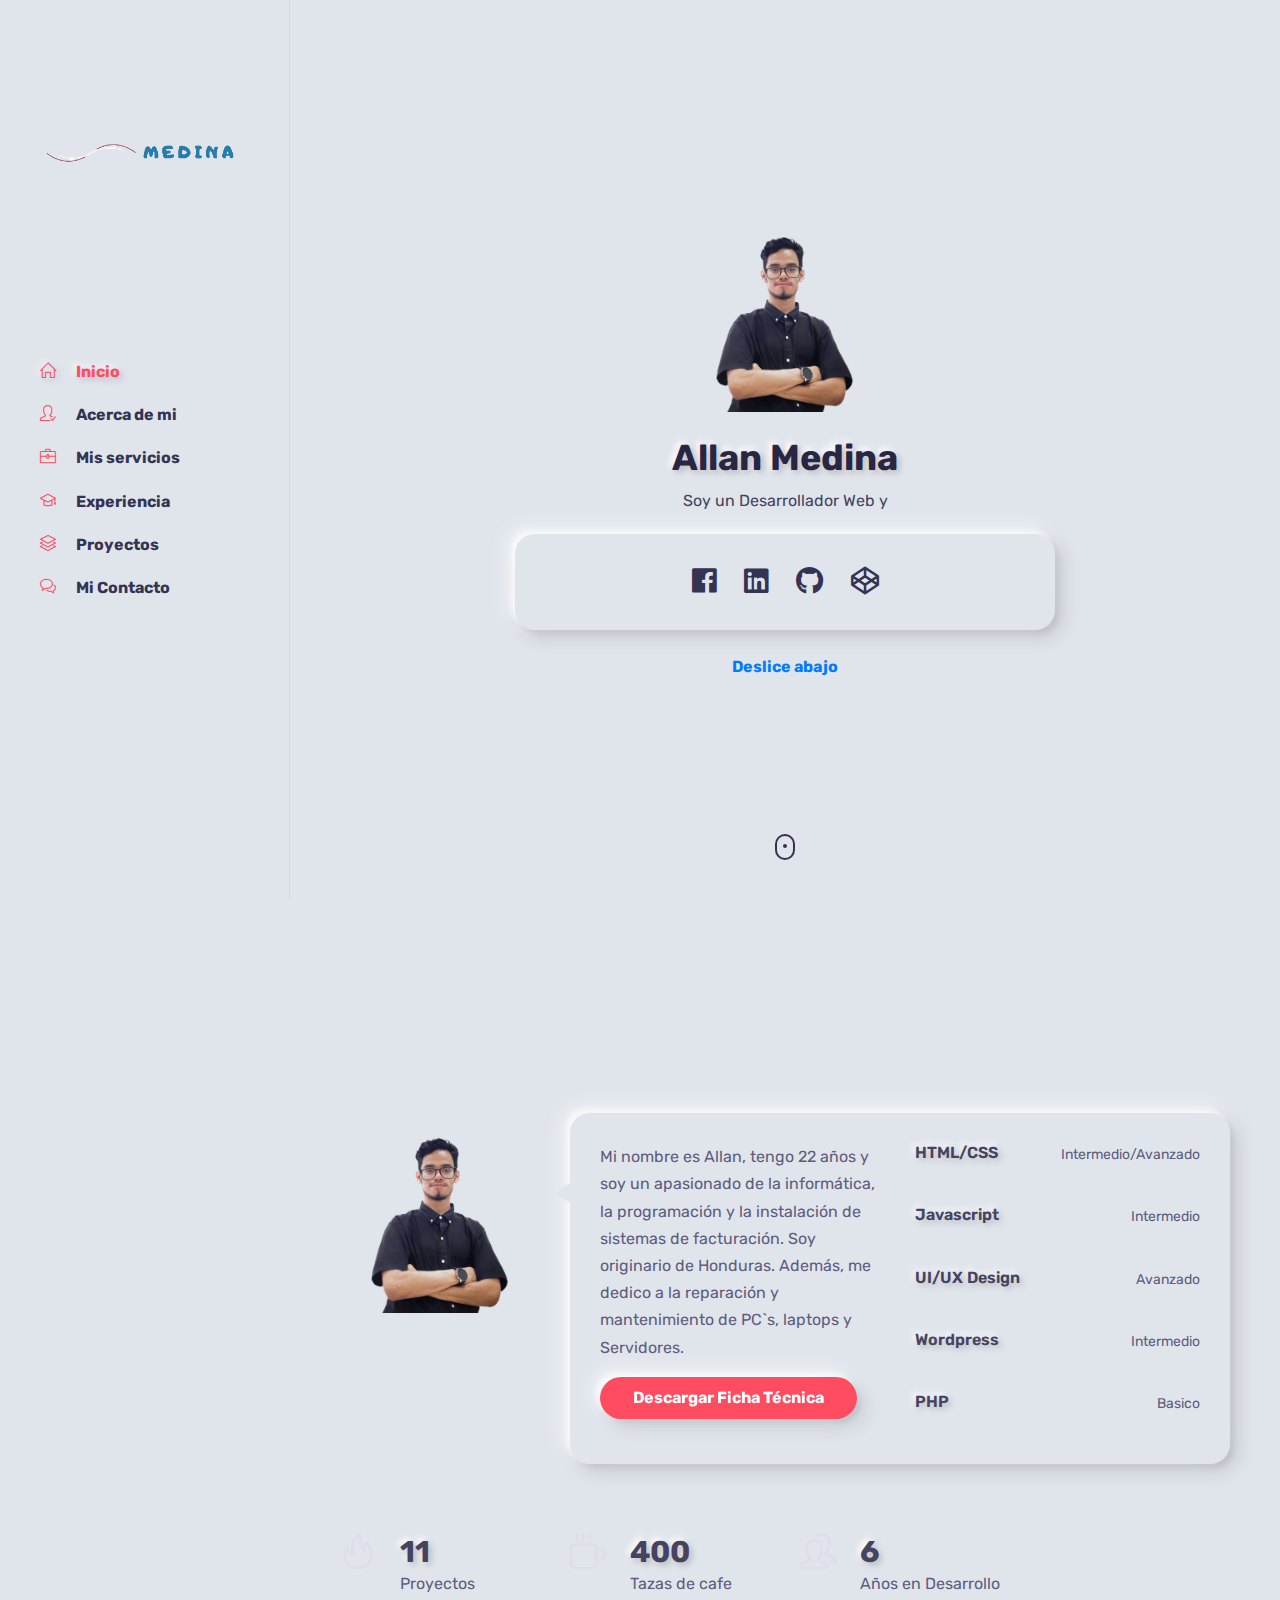
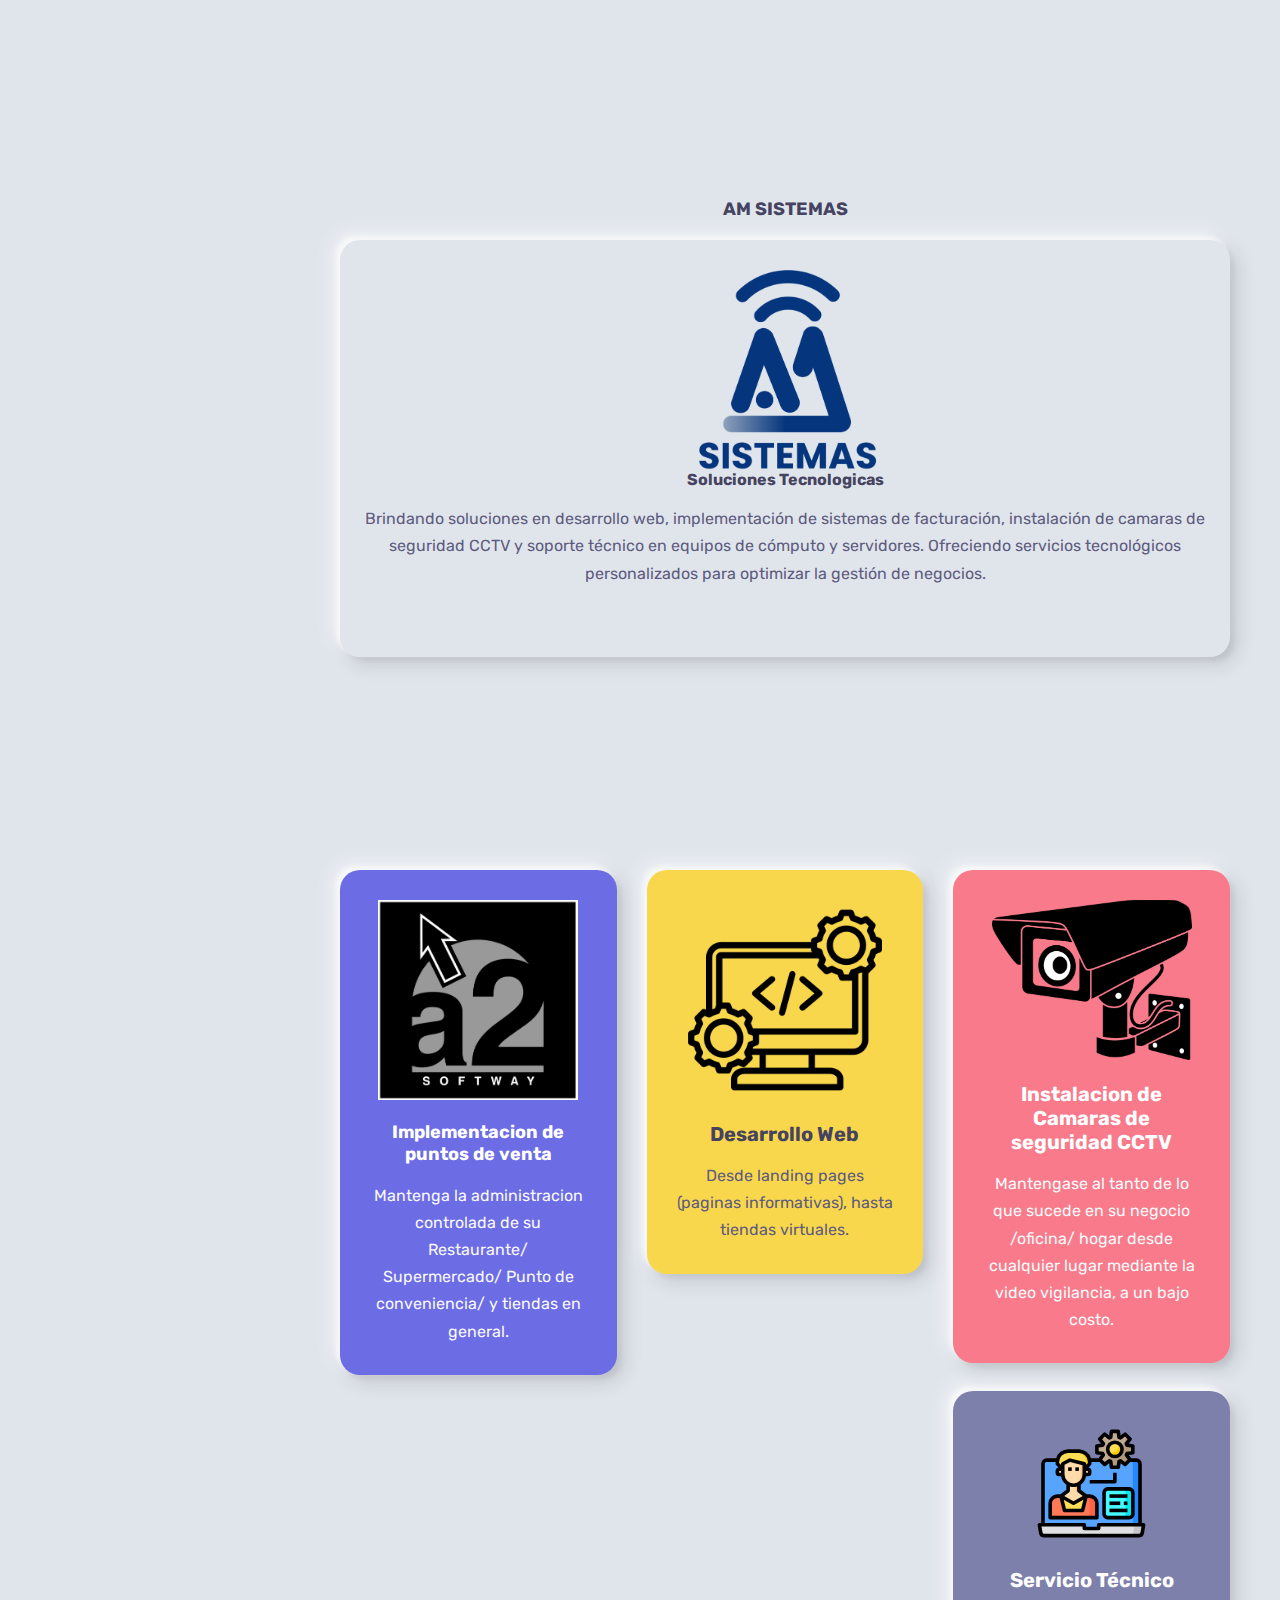
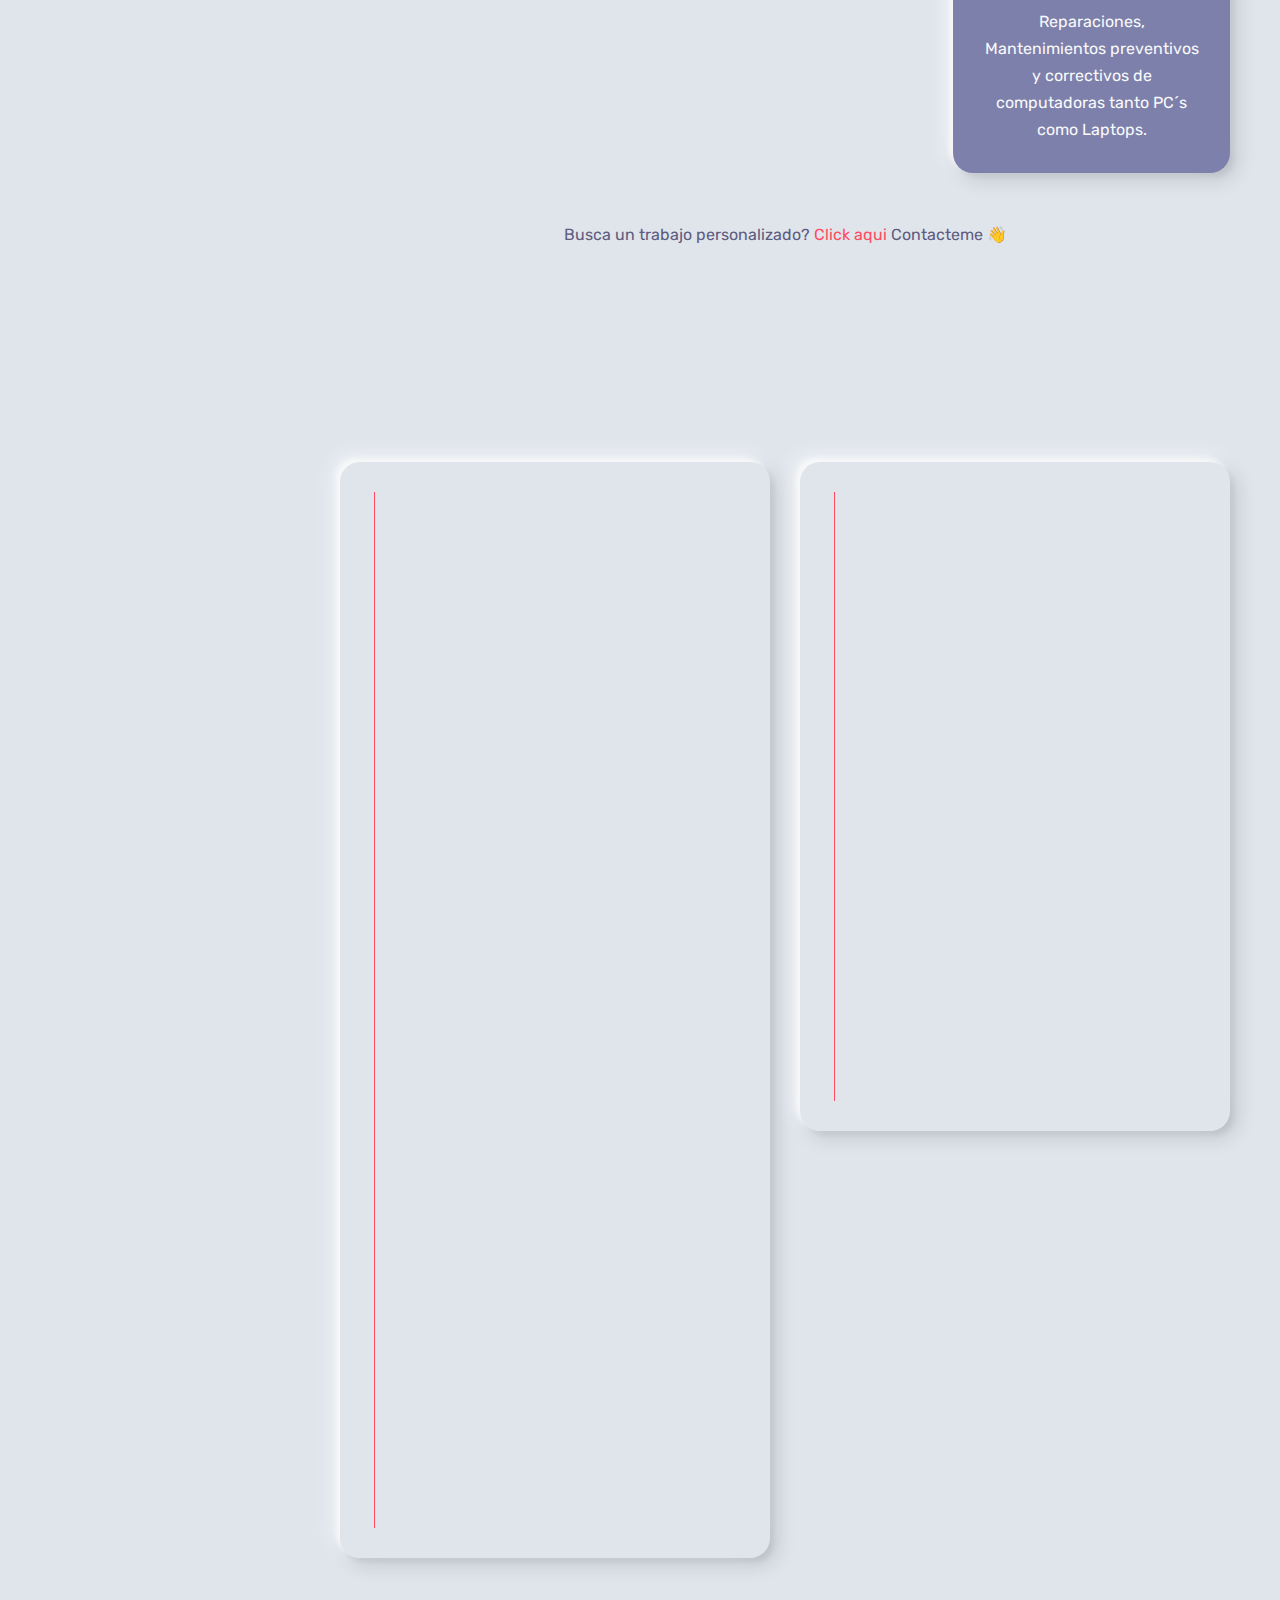
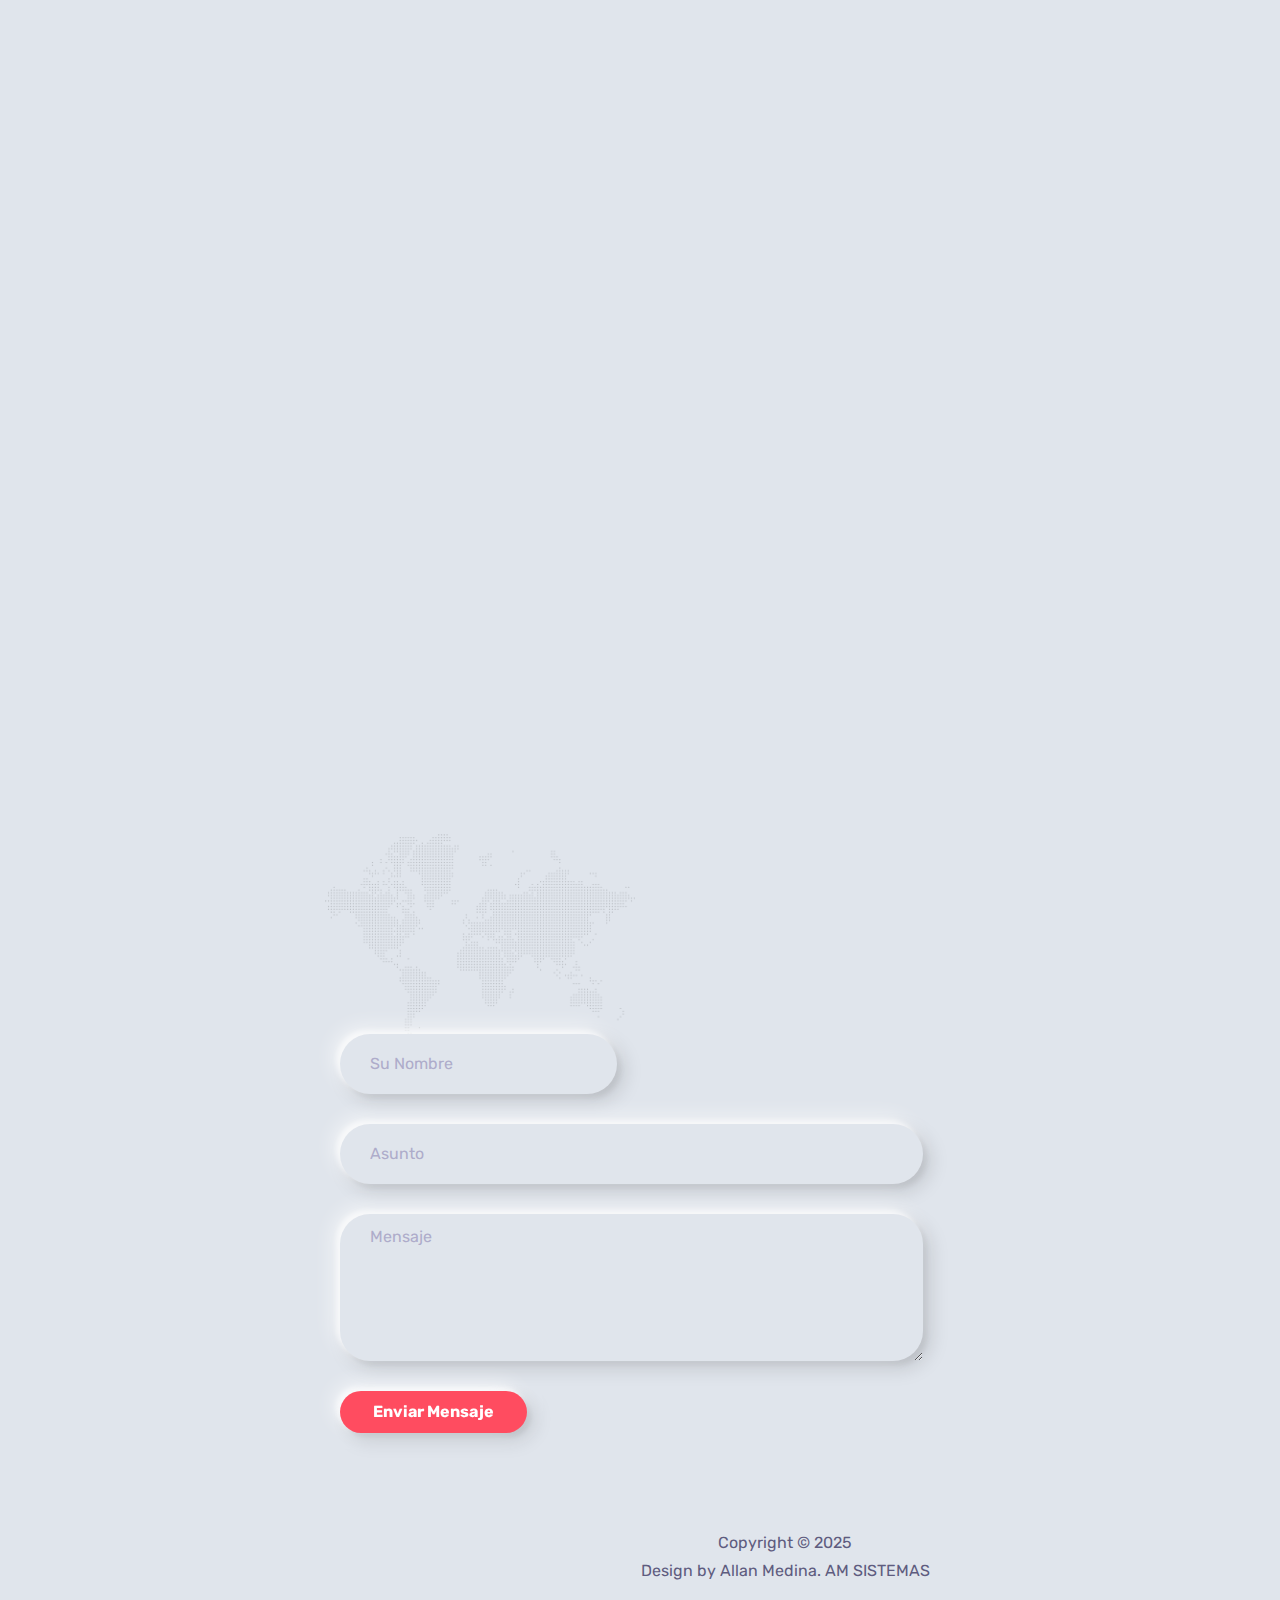
<file: index.html>
<!DOCTYPE html>
<html lang="en-US">
    

    

<head> <!-- Global site tag (gtag.js) - Tag de Google Analytics -->
<script async src="https://www.googletagmanager.com/gtag/js?id=G-T9JFJJ3XZ7"></script>
<script>
  window.dataLayer = window.dataLayer || [];
  function gtag(){dataLayer.push(arguments);}
  gtag('js', new Date());

  gtag('config', 'G-T9JFJJ3XZ7');
</script>
    <meta http-equiv="Content-Type" content="text/html; charset=UTF-8">
    <title>ALLAN MEDINA</title>
    <meta name="description" content="MEDINA PORTAFOLIO">
    <meta name="viewport" content="width=device-width, initial-scale=1, maximum-scale=1">
    <link rel="shortcut icon" type="image/x-icon" href="https://scontent.fsap2-1.fna.fbcdn.net/v/t39.30808-6/223806390_852107555431147_7944979056216250271_n.jpg?_nc_cat=107&ccb=1-4&_nc_sid=09cbfe&_nc_eui2=AeGBla2iIJB6XHpvE75ckFh7LWyejjjsBt0tbJ6OOOwG3RB7X-_IfkwxdCSDwAw36A4pCr4V-s57j7vYC3cygJ0x&_nc_ohc=E--YVPkzwx0AX9uT1q1&_nc_ht=scontent.fsap2-1.fna&oh=317951f395b2a7a1d4d7432b9f67ddb4&oe=6116D646">
      

    <!-- STYLESHEETS -->
    <link rel="stylesheet" href="css/bootstrap.min.css" type="text/css" media="all">
    <link rel="stylesheet" href="css/all.min.css" type="text/css" media="all">
    <link rel="stylesheet" href="css/simple-line-icons.css" type="text/css" media="all">
    <link rel="stylesheet" href="css/slick.css" type="text/css" media="all">
    <link rel="stylesheet" href="css/animate.css" type="text/css" media="all">
    <link rel="stylesheet" href="css/magnific-popup.css" type="text/css" media="all">
    <link rel="stylesheet" href="css/style.css" type="text/css" media="all">



</head>

<body>
    
    <!-- mobile header -->
    <header class="mobile-header-1 light">
        <div class="container">
            <!-- menu icon -->
            <div class="menu-icon d-inline-flex mr-4">
                <button>
				<span></span>
			</button>
            </div>
            <!-- logo image -->
            <div class="site-logo">
                <a href="index.html">
                    <img src="doc/logo portafolio.png"/>Servicios
                </a>
            </div>
        </div>
    </header>

    <!-- PC header -->
    <header class="desktop-header-1 light d-flex align-items-start flex-column">

        <!-- logo imagen -->
        <div class="site-logo">
            <a href="index.html">
                <center><img src="images/medina.gif"
                        alt="ALLAN" /></center>
            </a>
        </div>

        <!-- Menu -->
        <nav>
            <ul class="vertical-menu scrollspy">
                <li class="active"><a href="#home"><i class="icon-home"></i>Inicio</a></li>
                <li><a href="#about"><i class="icon-user-following"></i>Acerca de mi</a></li>
                <li><a href="#services"><i class="icon-briefcase"></i>Mis servicios</a></li>
                <li><a href="#experience"><i class="icon-graduation"></i>Experiencia</a></li>
                <li><a href="#works"><i class="icon-layers"></i>Proyectos</a></li>
                <li><a href="#contact"><i class="icon-bubbles"></i>Mi Contacto</a></li>
            </ul>
        </nav>

        <!-- site footer -->


    </header>

    <!-- main layout -->
    <main class="content">

        <!-- section home -->
        <section id="home" class="home d-flex light align-items-center">
            <div class="container">

                <!-- intro -->
                <div class="intro">
                    <!-- avatar image -->
                    <img src="images/PicsArt_04-01-01.23.55.png" alt="FOTO ALLAN" class="mb-4" />

                    <!-- info -->
                    <h1 class="mb-2 mt-0">Allan Medina</h1>
                    <span>Soy un <span class="text-rotating">Desarrollador Web y, Instalador de sistemas contables </span></span> 
			
			
		<div class="spacer" data-height="20"></div>
			
		<!-- social icons -->
			<ul class="price-item bg-white rounded shadow-dark social-icons light list-inline mb-0 mt-0.5">
				<li class="list-inline-item"><a href="https://facebook.com/allanmedina123"><i class="fab fa-facebook fa-lg"></i></a></li>
				<li class="list-inline-item"><a href="https://www.linkedin.com/in/medina369allan/"><i class="fab fa-linkedin fa-lg"></i></a></li>
				<li class="list-inline-item"><a href="https://github.com/Medinaallan"><i class="fab fa-github fa-lg"></i></a></li>
				<li class="list-inline-item"><a href="https://codepen.io/allan-medina"><i class="fab fa-codepen fa-lg"></i></a></li>
			</ul>
			<div class="mt-3">
                              <a href="#about" class="btn btn-link">Deslice abajo</a>
                        </div>
			 
                </div>

                   </div>
        
                    
                    </ul>

                    
                
                <br>
                   
                    
                        
                       
                

                <!-- scroll -->
                <div class="scroll-down light">
                    <a href="#about" class="mouse-wrapper">
                        <span class="mouse">
						<span class="wheel"></span>
                        </span>
                    </a>
                </div>
		    
		

                

        </section>

        <!-- section about -->
        <section id="about">

            <div class="container">

                <!-- section title -->
                <h2 class="section-title wow fadeInUp" >Acerca de mi</h2>

                <div class="spacer" data-height="60"></div>

                <div class="row">

                    <div class="col-md-3">
                        <div class="text-center text-md-left">
                            <!-- avatar image -->
                            <img src="images/PicsArt_04-01-01.23.55.png" alt="Bolby" />
                        </div>
                        <div class="spacer d-md-none d-lg-none" data-height="30"></div>
                    </div>

                    <div class="col-md-9 triangle-left-md triangle-top-sm">
                        <div class="rounded bg-white shadow-dark padding-30">
                            <div class="row">
                                <div class="col-md-6">
                                    <!-- about text -->
                                    <p>Mi nombre es Allan, tengo 22 años y soy un apasionado de la informática, la programación y la instalación de sistemas de facturación. Soy originario de Honduras. Además, me dedico a la reparación y mantenimiento de PC`s, laptops y Servidores. </p>
                                    <div class="mt-3">
                                        <a download href="doc/FICHA_ALLAN.pdf" class="btn btn-default">Descargar Ficha Técnica </a>
                                    </div>
                                    <div class="spacer d-md-none d-lg-none" data-height="30"></div>
                                </div>
                                <div class="col-md-6">
                                    <!-- skill item -->
                                    <div class="skill-item">
                                        <div class="skill-info clearfix">
                                            <h4 class="float-left mb-3 mt-0">HTML/CSS</h4>
                                            <span class="float-right">Intermedio/Avanzado</span>
                                        </div>
                                        <div class="progress">
                                            <div class="progress-bar data-background" role="progressbar" aria-valuemin="0" aria-valuemax="100" aria-valuenow="70" data-color="#FFD15C">
                                            </div>
                                        </div>
                                        <div class="spacer" data-height="20"></div>
                                    </div>
                                    
                                    <div class="skill-item">
                                        <div class="skill-info clearfix">
                                            <h4 class="float-left mb-3 mt-0">Javascript</h4>
                                            <span class="float-right">Intermedio</span>
                                        </div>
                                        <div class="progress">
                                            <div class="progress-bar data-background" role="progressbar" aria-valuemin="0" aria-valuemax="100" aria-valuenow="50" data-color="#7D80AB">
                                            </div>
                                        </div>
                                        <div class="spacer" data-height="20"></div>
                                    </div>

                                    <!-- skill item -->
                                    <div class="skill-item">
                                        <div class="skill-info clearfix">
                                            <h4 class="float-left mb-3 mt-0">UI/UX Design</h4>
                                            <span class="float-right">Avanzado</span>
                                        </div>
                                        <div class="progress">
                                            <div class="progress-bar data-background" role="progressbar" aria-valuemin="0" aria-valuemax="100" aria-valuenow="80" data-color="#FF4C60">
                                            </div>
                                        </div>
                                        <div class="spacer" data-height="20"></div>
                                    </div>
					
				    <div class="skill-item">
                                        <div class="skill-info clearfix">
                                            <h4 class="float-left mb-3 mt-0">Wordpress</h4>
                                            <span class="float-right">Intermedio</span>
                                        </div>
                                        <div class="progress">
                                            <div class="progress-bar data-background" role="progressbar" aria-valuemin="0" aria-valuemax="100" aria-valuenow="60" data-color="#488CBB">
                                            </div>
                                        </div>
                                        <div class="spacer" data-height="20"></div>
                                    </div>

                                    <!-- skill item -->
                                    <div class="skill-item">
                                        <div class="skill-info clearfix">
                                            <h4 class="float-left mb-3 mt-0">PHP</h4>
                                            <span class="float-right">Basico</span>
                                        </div>
                                        <div class="progress">
                                            <div class="progress-bar data-background" role="progressbar" aria-valuemin="0" aria-valuemax="100" aria-valuenow="30" data-color="#6C6CE5">
                                            </div>
                                        </div>
                                    </div>
                                    
                                </div>
                            </div>
                        </div>
                    </div>

                </div>
                <!-- row end -->

                <div class="spacer" data-height="70"></div>

                <div class="row">

                    <div class="col-md-3 col-sm-6">
                        <!-- fact item -->
                        <div class="fact-item">
                            <span class="icon icon-fire"></span>
                            <div class="details">
                                <h3 class="mb-0 mt-0 number"><em class="count">11</em></h3>
                                <p class="mb-0">Proyectos</p>
                            </div>
                        </div>
                        <div class="spacer d-md-none d-lg-none" data-height="30"></div>
                    </div>

                    <div class="col-md-3 col-sm-6">
                        <!-- fact item -->
                        <div class="fact-item">
                            <span class="icon icon-cup"></span>
                            <div class="details">
                                <h3 class="mb-0 mt-0 number"><em class="count">400</em></h3>
                                <p class="mb-0">Tazas de cafe </p>
                            </div>
                        </div>
                        <div class="spacer d-md-none d-lg-none" data-height="30"></div>
                    </div>

                    <div class="col-md-3 col-sm-6">
                        <!-- fact item -->
                        <div class="fact-item">
                            <span class="icon icon-people"></span>
                            <div class="details">
                                <h3 class="mb-0 mt-0 number"><em class="count">6</em></h3>
                                <p class="mb-0">Años en Desarrollo </p>
                            </div>
                        </div>
                        <div class="spacer d-md-none d-lg-none" data-height="30"></div>
                    </div>

                </div>

            </div>

        </section>
        
        <!-- section Works -->
        <section id="services">

            <div class="container">

                <!-- section title -->
                <h2 class="section-title wow fadeInUp">Mi Emprendimiento</h2>
                <h4 class="mt-5 text-center">AM SISTEMAS</h3>

                

                <div class="price-item bg-white rounded shadow-dark social-icons light list-inline mb-0 mt-0.5">


                    <div class="" data-wow-delay="0.2s">
                        <!-- service box -->
                        <div class="text-center">
                            <img width="230px" src="images/am-sistemas.png" alt="cms" />
                            <h6 class="mb-3 mt-0">Soluciones Tecnologicas</h6>
                            <p class="mb-0">Brindando soluciones en desarrollo web, implementación de sistemas de facturación, instalación de camaras de seguridad CCTV y soporte técnico en equipos de cómputo y servidores. Ofreciendo servicios tecnológicos personalizados para optimizar la gestión de negocios.</p>
                            <div class="spacer" data-height="40"></div>
                            
                        </div>
                        <div class="spacer d-md-none d-lg-none" data-height="30"></div>
                    </div>
                    

                </div>

            </div>

        </section>

        <!-- section services -->
        <section id="services">

            <div class="container">

                <!-- section title -->
                <h2 class="section-title wow fadeInUp">Mis servicios</h2>

                <div class="spacer" data-height="60"></div>

                <div class="row">

                    <div class="col-md-4">
                        <!-- service box -->
                        <div class="service-box rounded data-background padding-30 text-center text-light shadow-blue" data-color="#6C6CE5">
                            <img width="230px" src="images/a2softway.png" alt="cms" />
                            <h4 class="mb-3 mt-0">Implementacion de puntos de venta</h3>
                            <p class="mb-0">Mantenga la administracion controlada de su Restaurante/ Supermercado/ Punto de conveniencia/ y tiendas en general.</p>
                        </div>
                        <div class="spacer d-md-none d-lg-none" data-height="30"></div>
                    </div>

                    <div class="col-md-4" data-wow-delay="0.2s">
                        <!-- service box -->
                        <div class="service-box rounded data-background padding-30 text-center shadow-yellow" data-color="#F9D74C">
                            <img width="230px" src="images/web.png" alt="cms" />
                            <h3 class="mb-3 mt-0">Desarrollo Web</h3>
                            <p class="mb-0">Desde landing pages (paginas informativas), hasta tiendas virtuales.</p>
                        </div>
                        <div class="spacer d-md-none d-lg-none" data-height="30"></div>
                    </div>

                    <div class="col-md-4" data-wow-delay="0.4s">
                        <!-- service box -->
                        <div class="service-box rounded data-background padding-30 text-center text-light shadow-pink" data-color="#F97B8B">
                            <img width="230px" src="images/cams.png" alt="cms" />
                            <h3 class="mb-3 mt-0">Instalacion de Camaras de seguridad CCTV</h3>
                            <p class="mb-0">Mantengase al tanto de lo que sucede en su negocio /oficina/ hogar desde cualquier lugar mediante la video vigilancia, a un bajo costo.</p>
                        </div>
                    <br>
                    
                
                    <div class="service-box rounded data-background padding-30 text-center text-light shadow-blue" data-color="#7D80AB">
                            <img src="images/mantenimiento.svg" width="115px" height="125px" alt="Main" />
                            <h3 class="mb-3 mt-0">Servicio Técnico </h3>
                            <p class="mb-0">Reparaciones, Mantenimientos preventivos y correctivos de computadoras tanto PC´s como Laptops.</p>
                        </div>
                        <div class="spacer d-md-none d-lg-none" data-height="30"></div>
                    </div>

                </div>

                <div class="mt-5 text-center">
                    <p class="mb-0">Busca un trabajo personalizado? <a href="#contact">Click aqui</a> Contacteme 👋</p>
                </div>

            </div>

        </section>

        <!-- section experience -->
        <section id="experience">

            <div class="container">

                <!-- section title -->
                <h2 class="section-title wow fadeInUp">Experiencia</h2>

                <div class="spacer" data-height="60"></div>

                <div class="row">

                    <div class="col-md-6">

                        <!-- timeline wrapper -->
                        <div class="timeline edu bg-white rounded shadow-dark padding-30 overflow-hidden">
                            <!-- timeline item -->
                            <div class="timeline-container wow fadeInUp">
                                <div class="content">
                                    <span class="time">2023 - Presente</span>
                                    <h3 class="title">Expandiendo Experiencia en instalaciones</h3>
                                    <p>Instalando puntos de venta (hardware/software) asi como su correcta implementacion segun las normativas del SAR... Tambien instalacion de camaras de seguridad a distintos negocios de la localidad.</p>
                                </div>
                            </div>
			<!-- timeline item -->
                            <div class="timeline-container wow fadeInUp">
                                <div class="content">
                                    <span class="time">2022</span>
                                    <h3 class="title">Expandiendo mis conocimientos y experiencia</h3>
                                    <p>Dando continuidad a mis servicios ofrecidos, asimismo aprendiendo más sobre nuevas tecnologías para el desarrollo de software.</p>
                                </div>
                            </div>

                            <!-- timeline item -->
                            <div class="timeline-container wow fadeInUp">
                                <div class="content">
                                    <span class="time">2021</span>
                                    <h3 class="title">Iniciando Mi Idea de negocio</h3>
                                    <p>Utilizando nuevas tecnologias aprendidas, creando y diseñando</p>
                                </div>
                            </div>

                            <!-- timeline item -->
                            <div class="timeline-container wow fadeInUp" data-wow-delay="0.2s">
                                <div class="content">
                                    <span class="time">2019 - 2020</span>
                                    <h3 class="title">Elaboración de proyectos</h3>
                                    <p>Creando proyectos de practica personal.</p>
                                </div>
                            </div>

                            <!-- timeline item -->
                            <div class="timeline-container wow fadeInUp" data-wow-delay="0.4s">
                                <div class="content">
                                    <span class="time">Oct. 2018</span>
                                    <h3 class="title">Empiezo a entrar al mundo de la programacion</h3>
                                    <p>Estudiando los diagramas de flujo leyendo libros De C++.</p>
                                </div>
                            </div>

                            <!-- main line -->
                            <span class="line"></span>

                        </div>

                    </div>

                    <div class="col-md-6">

                        <!-- responsive spacer -->
                        <div class="spacer d-md-none d-lg-none" data-height="30"></div>

                        <!-- timeline wrapper -->
                        <div class="timeline exp bg-white rounded shadow-dark padding-30 overflow-hidden">

                            <!-- timeline item -->
                            <div class="timeline-container wow fadeInUp">
                                <div class="content">
                                    <span class="time">2020</span>
                                    <h3 class="title">Creando un proyecto de PRACTICA EMPRESARIAL</h3>
                                    <p>Desarrollando un sitio donde se expusieron diferentes empresas individuales de mi grado (Bachiller en Administracion de Empresas) como requisito de graduación.</p>
                                </div>
                            </div>

                            <!-- timeline item -->
                            <div class="timeline-container wow fadeInUp" data-wow-delay="0.2s">
                                <div class="content">
                                    <span class="time">2019-2020</span>
                                    <h3 class="title">Nuevos conocimientos</h3>
                                    <p>Aprendiendo las bases del desarrollo web tanto en front-end y un poco de Back-end.</p>
                                </div>
                            </div>

                            <!-- timeline item -->
                            <div class="timeline-container wow fadeInUp" data-wow-delay="0.4s">
                                <div class="content">
                                    <span class="time">2018</span>
                                    <h3 class="title">Mi Primer Hola Mundo</h3>
                                    <p>Cree mi primer hola mundo en el lenguaje C++, fue glorioso.</p>
                                </div>
                            </div>

                            <!-- main line -->
                            <span class="line"></span>

                        </div>

                    </div>

                </div>

            </div>

            

        </section>

        

        <!-- section prices -->
        <section id="prices">

        
            <div style='text-align:center'class="container">

                <!-- section title -->
                <h2 class="section-title wow fadeIn">Algunos de mis proyectos personales.
                
            <div style='text-align:center'class="container">
               
                <h4> /h3>

                <div class="spacer" data-height="60"></div>

                <div class="row">

                    <div class="col-md-4 pl-md-0 mt-md-4 mt-0">
                        <!-- price item -->
                        <div class="price-item bg-white rounded shadow-dark text-center">
                            <img src="images/credit-card.png" width="130px" height="130px" alt="Regular" />
                            <h2 class="plan">Credit Card Form
			<br>
                            <a href="https://codepen.io/allan-medina/full/XWNmWXq" class="btn btn-default">Visitar</a>
                        </div>
                        <br>
                    </div>
                    <br>
                    

                    <div class="col-md-4 pl-md-0 mt-md-4 mt-0">
                        <!-- price item -->
                        <div class="price-item bg-white rounded shadow-dark text-center">
                            <img src="images/dashboard.svg" width="130px" height="130px" alt="Regular" />
                            <h2 class="plan">Dashboard Project
			<br>
                            <a href="https://codepen.io/allan-medina/full/vYgqWEy" class="btn btn-default">Visitar</a>
                        </div>
			<br>
                    </div>
		    <br>
	
		    <div class="col-md-4 pl-md-0 mt-md-4 mt-0">
                        <!-- price item -->
                        <div class="price-item bg-white rounded shadow-dark text-center">
                            <img src="images/shop.svg" width="130px" height="130px" alt="Regular" />
                            <h2 class="plan">Virtual store
			<br>
                            <a href="https://codepen.io/allan-medina/full/OJbWXgQ" class="btn btn-default">Visitar</a>
                        </div>
                    </div>
                </div>
                <br>
                

            </div>

            </div>

        </section>


        </section>

        <!-- section contact -->
        <section id="contact">
        
            <div class="container">
            
                <!-- section title -->
                
                    
                    
                <h2 class="section-title wow fadeInUp">Mi Contacto</h2>

                <div class="spacer" data-height="60"></div>

                <div class="row">

                    <div class="col-0">
                        <!-- contact info -->
                        
                            
                    <div align="center"
			  
                        <div align="center" class="contact-info">
                        
                        
                            <h3 class="wow fadeInUp">Quiere comentar o tiene alguna duda ?!</h3>
                            <p class="wow fadeInUp">¿Tiene algun proyecto que tenga en mente? 😊😀
                        </div>
		    </div>
			    

			 
                    <div class="col-md-8">
					<!-- Contact Form -->
					<form id="contact-form" class="contact-form mt-6" method="post" action="https://formspree.io/f/{form_id}">
						
						<div class="messages"></div>
						
						<div class="row">
							<div class="column col-md-6">
								<!-- Name input -->
								<div class="form-group">
									<input type="text" class="form-control" name="InputName" id="InputName" placeholder="Su Nombre" required="required" data-error="Escribe tu nombre">
									<div class="help-block with-errors"></div>
								</div>
							</div>
							
							

							<div class="column col-md-12">
								<!-- Email input -->
								<div class="form-group">
									<input type="text" class="form-control" id="InputSubject" name="InputSubject" placeholder="Asunto" required="required" data-error="El asunto es obligatorio.">
									<div class="help-block with-errors"></div>
								</div>
							</div>
					
							<div class="column col-md-12">
								<!-- Message textarea -->
								<div class="form-group">
									<textarea name="InputMessage" id="InputMessage" class="form-control" rows="5" placeholder="Mensaje" required="required" data-error="Mensaje requerido."></textarea>
									<div class="help-block with-errors"></div>
								</div>
							</div>
						</div>

						<button type="submit" name="submit" id="submit" value="Submit" class="btn btn-default">Enviar Mensaje</button><!-- Send Button -->

					</form>
					<!-- Contact Form end -->
				</div>
		    
                </div>

            </div>

        </section>
        

    <div class="spacer" data-height="96"></div>
	<div align="center"
        
        	<p>Copyright © 2025<br> Design by Allan Medina. AM SISTEMAS</p>
	</div>
       

    </main>

    <!-- Go to top button -->
    <a href="javascript:" id="return-to-top"><i class="fas fa-arrow-up"></i></a>

    <!-- SCRIPTS -->
    <script src="js/jquery-1.12.3.min.js"></script>
    <script src="js/jquery.easing.min.js"></script>
    <script src="js/jquery.waypoints.min.js"></script>
    <script src="js/jquery.counterup.min.js"></script>
    <script src="js/popper.min.js"></script>
    <script src="js/bootstrap.min.js"></script>
    <script src="js/isotope.pkgd.min.js"></script>
    <script src="js/infinite-scroll.min.js"></script>
    <script src="js/imagesloaded.pkgd.min.js"></script>
    <script src="js/slick.min.js"></script>
    <script src="js/contact.js"></script>
    <script src="js/validator.js"></script>
    <script src="js/wow.min.js"></script>
    <script src="js/morphext.min.js"></script>
    <script src="js/parallax.min.js"></script>
    <script src="js/jquery.magnific-popup.min.js"></script>
    <script src="js/custom.js"></script>

    


</body> 

<script src="js/script.js"></script>
    


</html>
</file>
<file: css/simple-line-icons.css>
@font-face {
  font-family: 'simple-line-icons';
  src: url('../fonts/Simple-Line-Iconsb26cb26c.eot?v=2.4.0');
  src: url('../fonts/Simple-Line-Iconsb26cb26c.eot?v=2.4.0#iefix') format('embedded-opentype'), url('../fonts/Simple-Line-Iconsb26cb26c.html?v=2.4.0') format('woff2'), url('../fonts/Simple-Line-Iconsb26cb26c.ttf?v=2.4.0') format('truetype'), url('../fonts/Simple-Line-Iconsb26cb26c.woff?v=2.4.0') format('woff'), url('../fonts/Simple-Line-Iconsb26cb26c.svg?v=2.4.0#simple-line-icons') format('svg');
  font-weight: normal;
  font-style: normal;
}
/*
 Use the following CSS code if you want to have a class per icon.
 Instead of a list of all class selectors, you can use the generic [class*="icon-"] selector, but it's slower:
*/
.icon-user,
.icon-people,
.icon-user-female,
.icon-user-follow,
.icon-user-following,
.icon-user-unfollow,
.icon-login,
.icon-logout,
.icon-emotsmile,
.icon-phone,
.icon-call-end,
.icon-call-in,
.icon-call-out,
.icon-map,
.icon-location-pin,
.icon-direction,
.icon-directions,
.icon-compass,
.icon-layers,
.icon-menu,
.icon-list,
.icon-options-vertical,
.icon-options,
.icon-arrow-down,
.icon-arrow-left,
.icon-arrow-right,
.icon-arrow-up,
.icon-arrow-up-circle,
.icon-arrow-left-circle,
.icon-arrow-right-circle,
.icon-arrow-down-circle,
.icon-check,
.icon-clock,
.icon-plus,
.icon-minus,
.icon-close,
.icon-event,
.icon-exclamation,
.icon-organization,
.icon-trophy,
.icon-screen-smartphone,
.icon-screen-desktop,
.icon-plane,
.icon-notebook,
.icon-mustache,
.icon-mouse,
.icon-magnet,
.icon-energy,
.icon-disc,
.icon-cursor,
.icon-cursor-move,
.icon-crop,
.icon-chemistry,
.icon-speedometer,
.icon-shield,
.icon-screen-tablet,
.icon-magic-wand,
.icon-hourglass,
.icon-graduation,
.icon-ghost,
.icon-game-controller,
.icon-fire,
.icon-eyeglass,
.icon-envelope-open,
.icon-envelope-letter,
.icon-bell,
.icon-badge,
.icon-anchor,
.icon-wallet,
.icon-vector,
.icon-speech,
.icon-puzzle,
.icon-printer,
.icon-present,
.icon-playlist,
.icon-pin,
.icon-picture,
.icon-handbag,
.icon-globe-alt,
.icon-globe,
.icon-folder-alt,
.icon-folder,
.icon-film,
.icon-feed,
.icon-drop,
.icon-drawer,
.icon-docs,
.icon-doc,
.icon-diamond,
.icon-cup,
.icon-calculator,
.icon-bubbles,
.icon-briefcase,
.icon-book-open,
.icon-basket-loaded,
.icon-basket,
.icon-bag,
.icon-action-undo,
.icon-action-redo,
.icon-wrench,
.icon-umbrella,
.icon-trash,
.icon-tag,
.icon-support,
.icon-frame,
.icon-size-fullscreen,
.icon-size-actual,
.icon-shuffle,
.icon-share-alt,
.icon-share,
.icon-rocket,
.icon-question,
.icon-pie-chart,
.icon-pencil,
.icon-note,
.icon-loop,
.icon-home,
.icon-grid,
.icon-graph,
.icon-microphone,
.icon-music-tone-alt,
.icon-music-tone,
.icon-earphones-alt,
.icon-earphones,
.icon-equalizer,
.icon-like,
.icon-dislike,
.icon-control-start,
.icon-control-rewind,
.icon-control-play,
.icon-control-pause,
.icon-control-forward,
.icon-control-end,
.icon-volume-1,
.icon-volume-2,
.icon-volume-off,
.icon-calendar,
.icon-bulb,
.icon-chart,
.icon-ban,
.icon-bubble,
.icon-camrecorder,
.icon-camera,
.icon-cloud-download,
.icon-cloud-upload,
.icon-envelope,
.icon-eye,
.icon-flag,
.icon-heart,
.icon-info,
.icon-key,
.icon-link,
.icon-lock,
.icon-lock-open,
.icon-magnifier,
.icon-magnifier-add,
.icon-magnifier-remove,
.icon-paper-clip,
.icon-paper-plane,
.icon-power,
.icon-refresh,
.icon-reload,
.icon-settings,
.icon-star,
.icon-symbol-female,
.icon-symbol-male,
.icon-target,
.icon-credit-card,
.icon-paypal,
.icon-social-tumblr,
.icon-social-twitter,
.icon-social-facebook,
.icon-social-instagram,
.icon-social-linkedin,
.icon-social-pinterest,
.icon-social-github,
.icon-social-google,
.icon-social-reddit,
.icon-social-skype,
.icon-social-dribbble,
.icon-social-behance,
.icon-social-foursqare,
.icon-social-soundcloud,
.icon-social-spotify,
.icon-social-stumbleupon,
.icon-social-youtube,
.icon-social-dropbox,
.icon-social-vkontakte,
.icon-social-steam {
  font-family: 'simple-line-icons';
  speak: none;
  font-style: normal;
  font-weight: normal;
  font-variant: normal;
  text-transform: none;
  line-height: 1;
  /* Better Font Rendering =========== */
  -webkit-font-smoothing: antialiased;
  -moz-osx-font-smoothing: grayscale;
}
.icon-user:before {
  content: "\e005";
}
.icon-people:before {
  content: "\e001";
}
.icon-user-female:before {
  content: "\e000";
}
.icon-user-follow:before {
  content: "\e002";
}
.icon-user-following:before {
  content: "\e003";
}
.icon-user-unfollow:before {
  content: "\e004";
}
.icon-login:before {
  content: "\e066";
}
.icon-logout:before {
  content: "\e065";
}
.icon-emotsmile:before {
  content: "\e021";
}
.icon-phone:before {
  content: "\e600";
}
.icon-call-end:before {
  content: "\e048";
}
.icon-call-in:before {
  content: "\e047";
}
.icon-call-out:before {
  content: "\e046";
}
.icon-map:before {
  content: "\e033";
}
.icon-location-pin:before {
  content: "\e096";
}
.icon-direction:before {
  content: "\e042";
}
.icon-directions:before {
  content: "\e041";
}
.icon-compass:before {
  content: "\e045";
}
.icon-layers:before {
  content: "\e034";
}
.icon-menu:before {
  content: "\e601";
}
.icon-list:before {
  content: "\e067";
}
.icon-options-vertical:before {
  content: "\e602";
}
.icon-options:before {
  content: "\e603";
}
.icon-arrow-down:before {
  content: "\e604";
}
.icon-arrow-left:before {
  content: "\e605";
}
.icon-arrow-right:before {
  content: "\e606";
}
.icon-arrow-up:before {
  content: "\e607";
}
.icon-arrow-up-circle:before {
  content: "\e078";
}
.icon-arrow-left-circle:before {
  content: "\e07a";
}
.icon-arrow-right-circle:before {
  content: "\e079";
}
.icon-arrow-down-circle:before {
  content: "\e07b";
}
.icon-check:before {
  content: "\e080";
}
.icon-clock:before {
  content: "\e081";
}
.icon-plus:before {
  content: "\e095";
}
.icon-minus:before {
  content: "\e615";
}
.icon-close:before {
  content: "\e082";
}
.icon-event:before {
  content: "\e619";
}
.icon-exclamation:before {
  content: "\e617";
}
.icon-organization:before {
  content: "\e616";
}
.icon-trophy:before {
  content: "\e006";
}
.icon-screen-smartphone:before {
  content: "\e010";
}
.icon-screen-desktop:before {
  content: "\e011";
}
.icon-plane:before {
  content: "\e012";
}
.icon-notebook:before {
  content: "\e013";
}
.icon-mustache:before {
  content: "\e014";
}
.icon-mouse:before {
  content: "\e015";
}
.icon-magnet:before {
  content: "\e016";
}
.icon-energy:before {
  content: "\e020";
}
.icon-disc:before {
  content: "\e022";
}
.icon-cursor:before {
  content: "\e06e";
}
.icon-cursor-move:before {
  content: "\e023";
}
.icon-crop:before {
  content: "\e024";
}
.icon-chemistry:before {
  content: "\e026";
}
.icon-speedometer:before {
  content: "\e007";
}
.icon-shield:before {
  content: "\e00e";
}
.icon-screen-tablet:before {
  content: "\e00f";
}
.icon-magic-wand:before {
  content: "\e017";
}
.icon-hourglass:before {
  content: "\e018";
}
.icon-graduation:before {
  content: "\e019";
}
.icon-ghost:before {
  content: "\e01a";
}
.icon-game-controller:before {
  content: "\e01b";
}
.icon-fire:before {
  content: "\e01c";
}
.icon-eyeglass:before {
  content: "\e01d";
}
.icon-envelope-open:before {
  content: "\e01e";
}
.icon-envelope-letter:before {
  content: "\e01f";
}
.icon-bell:before {
  content: "\e027";
}
.icon-badge:before {
  content: "\e028";
}
.icon-anchor:before {
  content: "\e029";
}
.icon-wallet:before {
  content: "\e02a";
}
.icon-vector:before {
  content: "\e02b";
}
.icon-speech:before {
  content: "\e02c";
}
.icon-puzzle:before {
  content: "\e02d";
}
.icon-printer:before {
  content: "\e02e";
}
.icon-present:before {
  content: "\e02f";
}
.icon-playlist:before {
  content: "\e030";
}
.icon-pin:before {
  content: "\e031";
}
.icon-picture:before {
  content: "\e032";
}
.icon-handbag:before {
  content: "\e035";
}
.icon-globe-alt:before {
  content: "\e036";
}
.icon-globe:before {
  content: "\e037";
}
.icon-folder-alt:before {
  content: "\e039";
}
.icon-folder:before {
  content: "\e089";
}
.icon-film:before {
  content: "\e03a";
}
.icon-feed:before {
  content: "\e03b";
}
.icon-drop:before {
  content: "\e03e";
}
.icon-drawer:before {
  content: "\e03f";
}
.icon-docs:before {
  content: "\e040";
}
.icon-doc:before {
  content: "\e085";
}
.icon-diamond:before {
  content: "\e043";
}
.icon-cup:before {
  content: "\e044";
}
.icon-calculator:before {
  content: "\e049";
}
.icon-bubbles:before {
  content: "\e04a";
}
.icon-briefcase:before {
  content: "\e04b";
}
.icon-book-open:before {
  content: "\e04c";
}
.icon-basket-loaded:before {
  content: "\e04d";
}
.icon-basket:before {
  content: "\e04e";
}
.icon-bag:before {
  content: "\e04f";
}
.icon-action-undo:before {
  content: "\e050";
}
.icon-action-redo:before {
  content: "\e051";
}
.icon-wrench:before {
  content: "\e052";
}
.icon-umbrella:before {
  content: "\e053";
}
.icon-trash:before {
  content: "\e054";
}
.icon-tag:before {
  content: "\e055";
}
.icon-support:before {
  content: "\e056";
}
.icon-frame:before {
  content: "\e038";
}
.icon-size-fullscreen:before {
  content: "\e057";
}
.icon-size-actual:before {
  content: "\e058";
}
.icon-shuffle:before {
  content: "\e059";
}
.icon-share-alt:before {
  content: "\e05a";
}
.icon-share:before {
  content: "\e05b";
}
.icon-rocket:before {
  content: "\e05c";
}
.icon-question:before {
  content: "\e05d";
}
.icon-pie-chart:before {
  content: "\e05e";
}
.icon-pencil:before {
  content: "\e05f";
}
.icon-note:before {
  content: "\e060";
}
.icon-loop:before {
  content: "\e064";
}
.icon-home:before {
  content: "\e069";
}
.icon-grid:before {
  content: "\e06a";
}
.icon-graph:before {
  content: "\e06b";
}
.icon-microphone:before {
  content: "\e063";
}
.icon-music-tone-alt:before {
  content: "\e061";
}
.icon-music-tone:before {
  content: "\e062";
}
.icon-earphones-alt:before {
  content: "\e03c";
}
.icon-earphones:before {
  content: "\e03d";
}
.icon-equalizer:before {
  content: "\e06c";
}
.icon-like:before {
  content: "\e068";
}
.icon-dislike:before {
  content: "\e06d";
}
.icon-control-start:before {
  content: "\e06f";
}
.icon-control-rewind:before {
  content: "\e070";
}
.icon-control-play:before {
  content: "\e071";
}
.icon-control-pause:before {
  content: "\e072";
}
.icon-control-forward:before {
  content: "\e073";
}
.icon-control-end:before {
  content: "\e074";
}
.icon-volume-1:before {
  content: "\e09f";
}
.icon-volume-2:before {
  content: "\e0a0";
}
.icon-volume-off:before {
  content: "\e0a1";
}
.icon-calendar:before {
  content: "\e075";
}
.icon-bulb:before {
  content: "\e076";
}
.icon-chart:before {
  content: "\e077";
}
.icon-ban:before {
  content: "\e07c";
}
.icon-bubble:before {
  content: "\e07d";
}
.icon-camrecorder:before {
  content: "\e07e";
}
.icon-camera:before {
  content: "\e07f";
}
.icon-cloud-download:before {
  content: "\e083";
}
.icon-cloud-upload:before {
  content: "\e084";
}
.icon-envelope:before {
  content: "\e086";
}
.icon-eye:before {
  content: "\e087";
}
.icon-flag:before {
  content: "\e088";
}
.icon-heart:before {
  content: "\e08a";
}
.icon-info:before {
  content: "\e08b";
}
.icon-key:before {
  content: "\e08c";
}
.icon-link:before {
  content: "\e08d";
}
.icon-lock:before {
  content: "\e08e";
}
.icon-lock-open:before {
  content: "\e08f";
}
.icon-magnifier:before {
  content: "\e090";
}
.icon-magnifier-add:before {
  content: "\e091";
}
.icon-magnifier-remove:before {
  content: "\e092";
}
.icon-paper-clip:before {
  content: "\e093";
}
.icon-paper-plane:before {
  content: "\e094";
}
.icon-power:before {
  content: "\e097";
}
.icon-refresh:before {
  content: "\e098";
}
.icon-reload:before {
  content: "\e099";
}
.icon-settings:before {
  content: "\e09a";
}
.icon-star:before {
  content: "\e09b";
}
.icon-symbol-female:before {
  content: "\e09c";
}
.icon-symbol-male:before {
  content: "\e09d";
}
.icon-target:before {
  content: "\e09e";
}
.icon-credit-card:before {
  content: "\e025";
}
.icon-paypal:before {
  content: "\e608";
}
.icon-social-tumblr:before {
  content: "\e00a";
}
.icon-social-twitter:before {
  content: "\e009";
}
.icon-social-facebook:before {
  content: "\e00b";
}
.icon-social-instagram:before {
  content: "\e609";
}
.icon-social-linkedin:before {
  content: "\e60a";
}
.icon-social-pinterest:before {
  content: "\e60b";
}
.icon-social-github:before {
  content: "\e60c";
}
.icon-social-google:before {
  content: "\e60d";
}
.icon-social-reddit:before {
  content: "\e60e";
}
.icon-social-skype:before {
  content: "\e60f";
}
.icon-social-dribbble:before {
  content: "\e00d";
}
.icon-social-behance:before {
  content: "\e610";
}
.icon-social-foursqare:before {
  content: "\e611";
}
.icon-social-soundcloud:before {
  content: "\e612";
}
.icon-social-spotify:before {
  content: "\e613";
}
.icon-social-stumbleupon:before {
  content: "\e614";
}
.icon-social-youtube:before {
  content: "\e008";
}
.icon-social-dropbox:before {
  content: "\e00c";
}
.icon-social-vkontakte:before {
  content: "\e618";
}
.icon-social-steam:before {
  content: "\e620";
}
</file>
<file: css/style.css>
@charset "UTF-8";
/*

[TABLE OF CONTENTS]

01. Base
02. Typography
03. Preloader
04. Header
05. Sections
06. Parallax Shapes
07. Skills
08. Service
09. Portfolio
10. Facts
11. Prices
12. Testimonials
13. Blog
14. Clients
15. Contact
16. Helper
17. Dark Mode
18. Buttons
19. Bootstrap Components
20. Theme elements
21. Slick
22. Responsive

 background: #e0e5ec;
     box-shadow: -7px -7px 20px 0px #fff9,
      -4px -4px 5px 0px #fff9, 
      7px 7px 20px 0px #0002, 
      4px 4px 5px 0px #0001, 
      inset 0px 0px 0px 0px #fff9, 
      inset 0px 0px 0px 0px #0001, 
      inset 0px 0px 0px 0px #fff9, 
      inset 0px 0px 0px 0px #0001;


*/
@import url("https://fonts.googleapis.com/css?family=Rubik:300,300i,400,400i,500,500i,700,700i,900,900i&amp;display=swap&amp;subset=cyrillic");
/*=================================================================*/
/*                      BASE                              
/*=================================================================*/




/* width */
::-webkit-scrollbar {
  width: 8px;
}

/* Track */
::-webkit-scrollbar-track {
  background:transparent; 
}
 
/* Handle */
::-webkit-scrollbar-thumb {
  background:#b8b9be; 
  border-radius: 10px;
  box-shadow: 3px 3px 6px #b8b9be, -3px -3px 6px #fff;
}

/* Handle on hover */
::-webkit-scrollbar-thumb:hover {
  background: #282642; 
}









* {
  margin: 0;
  padding: 0;
}

html {
  margin: 0 !important;
  overflow: auto !important;
}

body {
  color: #5E5C7F;
  background-color: #e0e5ec;
  font-family: "Rubik", sans-serif;
  font-size: 16px;
  line-height: 1.7;
  overflow-x: hidden;
  -webkit-font-smoothing: antialiased;
  -moz-osx-font-smoothing: grayscale;
}

img {
  max-width: 200px;

}

.text-center {
  text-align: center;
}

.text-left {
  text-align: left;
}

.text-right {
  text-align: right;
}

.relative {
  position: relative;
}

/*=================================================================*/
/*                      TYPOGRAPHY                              
/*=================================================================*/
h1, h2, h3, h4, h5, h6 {
  color: #454360;
  font-family: "Rubik", sans-serif;
  font-weight: 700;
  margin: 20px 0;
}

h1 {
  font-size: 36px;
}

h2 {
  font-size: 28px;
}

h3 {
  font-size: 24px;
}

h4 {
  font-size: 18px;
}

a {
  color: #FF4C60;
  outline: 0;
  -webkit-transition: all 0.3s ease-in-out;
  -o-transition: all 0.3s ease-in-out;
  transition: all 0.3s ease-in-out;
}
a:hover {
  color: #353353;
  text-decoration: none;
}
a:focus {
  outline: 0;
}

blockquote {
  padding: 20px 20px;
  margin: 0 0 20px;
  font-size: 16px;
  background: #e0e5ec;
  border-radius: 10px;
}

blockquote p {
  line-height: 1.6;
}

/* === Pre === */
pre {
  display: block;
  padding: 9.5px;
  margin: 0 0 10px;
  font-size: 13px;
  line-height: 1.42857143;
  color: #333;
  word-break: break-all;
  word-wrap: break-word;
  background-color: #e0e5ec;
  border: 1px solid #ccc;
  border-radius: 0;
}

/*=================================================================*/
/*                      PRELOADER                              
/*=================================================================*/
.infinity {
  width: 120px;
  height: 60px;
  position: relative;
}
.infinity div,
.infinity span {
  position: absolute;
}
.infinity div {
  top: 0;
  left: 50%;
  width: 60px;
  height: 60px;
  -webkit-animation: rotate 6.9s linear infinite;
          animation: rotate 6.9s linear infinite;
}
.infinity div span {
  left: -8px;
  top: 50%;
  margin: -8px 0 0 0;
  width: 16px;
  height: 16px;
  display: block;
  background: #FF4C60;
  -webkit-box-shadow: 2px 2px 8px rgba(255, 76, 96, 0.09);
          box-shadow: 2px 2px 8px rgba(255, 76, 96, 0.09);
  border-radius: 50%;
  -webkit-transform: rotate(90deg);
      -ms-transform: rotate(90deg);
          transform: rotate(90deg);
  -webkit-animation: move 6.9s linear infinite;
          animation: move 6.9s linear infinite;
}
.infinity div span:before, .infinity div span:after {
  content: "";
  position: absolute;
  display: block;
  border-radius: 50%;
  width: 14px;
  height: 14px;
  background: inherit;
  top: 50%;
  left: 50%;
  margin: -7px 0 0 -7px;
  -webkit-box-shadow: inherit;
          box-shadow: inherit;
}
.infinity div span:before {
  -webkit-animation: drop1 0.8s linear infinite;
          animation: drop1 0.8s linear infinite;
}
.infinity div span:after {
  -webkit-animation: drop2 0.8s linear infinite 0.4s;
          animation: drop2 0.8s linear infinite 0.4s;
}
.infinity div:nth-child(2) {
  -webkit-animation-delay: -2.3s;
          animation-delay: -2.3s;
}
.infinity div:nth-child(2) span {
  -webkit-animation-delay: -2.3s;
          animation-delay: -2.3s;
}
.infinity div:nth-child(3) {
  -webkit-animation-delay: -4.6s;
          animation-delay: -4.6s;
}
.infinity div:nth-child(3) span {
  -webkit-animation-delay: -4.6s;
          animation-delay: -4.6s;
}

.infinityChrome {
  width: 128px;
  height: 60px;
}
.infinityChrome div {
  position: absolute;
  width: 16px;
  height: 16px;
  background: #FF4C60;
  -webkit-box-shadow: 2px 2px 8px rgba(255, 76, 96, 0.09);
          box-shadow: 2px 2px 8px rgba(255, 76, 96, 0.09);
  border-radius: 50%;
  -webkit-animation: moveSvg 6.9s linear infinite;
          animation: moveSvg 6.9s linear infinite;
  -webkit-filter: url(#goo);
  filter: url(#goo);
  -webkit-transform: scaleX(-1);
      -ms-transform: scaleX(-1);
          transform: scaleX(-1);
  offset-path: path("M64.3636364,29.4064278 C77.8909091,43.5203348 84.4363636,56 98.5454545,56 C112.654545,56 124,44.4117395 124,30.0006975 C124,15.5896556 112.654545,3.85282763 98.5454545,4.00139508 C84.4363636,4.14996252 79.2,14.6982509 66.4,29.4064278 C53.4545455,42.4803627 43.5636364,56 29.4545455,56 C15.3454545,56 4,44.4117395 4,30.0006975 C4,15.5896556 15.3454545,4.00139508 29.4545455,4.00139508 C43.5636364,4.00139508 53.1636364,17.8181672 64.3636364,29.4064278 Z");
}
.infinityChrome div:before, .infinityChrome div:after {
  content: "";
  position: absolute;
  display: block;
  border-radius: 50%;
  width: 14px;
  height: 14px;
  background: inherit;
  top: 50%;
  left: 50%;
  margin: -7px 0 0 -7px;
  -webkit-box-shadow: inherit;
          box-shadow: inherit;
}
.infinityChrome div:before {
  -webkit-animation: drop1 0.8s linear infinite;
          animation: drop1 0.8s linear infinite;
}
.infinityChrome div:after {
  -webkit-animation: drop2 0.8s linear infinite 0.4s;
          animation: drop2 0.8s linear infinite 0.4s;
}
.infinityChrome div:nth-child(2) {
  -webkit-animation-delay: -2.3s;
          animation-delay: -2.3s;
}
.infinityChrome div:nth-child(3) {
  -webkit-animation-delay: -4.6s;
          animation-delay: -4.6s;
}

@-webkit-keyframes moveSvg {
  0% {
    offset-distance: 0%;
  }
  25% {
    background: #6C6CE5;
  }
  75% {
    background: #FFD15C;
  }
  100% {
    offset-distance: 100%;
  }
}

@keyframes moveSvg {
  0% {
    offset-distance: 0%;
  }
  25% {
    background: #6C6CE5;
  }
  75% {
    background: #FFD15C;
  }
  100% {
    offset-distance: 100%;
  }
}
@-webkit-keyframes rotate {
  50% {
    -webkit-transform: rotate(360deg);
            transform: rotate(360deg);
    margin-left: 0;
  }
  50.0001%, 100% {
    margin-left: -60px;
  }
}
@keyframes rotate {
  50% {
    -webkit-transform: rotate(360deg);
            transform: rotate(360deg);
    margin-left: 0;
  }
  50.0001%, 100% {
    margin-left: -60px;
  }
}
@-webkit-keyframes move {
  0%, 50% {
    left: -8px;
  }
  25% {
    background: #FFD15C;
  }
  75% {
    background: #6C6CE5;
  }
  50.0001%, 100% {
    left: auto;
    right: -8px;
  }
}
@keyframes move {
  0%, 50% {
    left: -8px;
  }
  25% {
    background: #FFD15C;
  }
  75% {
    background: #6C6CE5;
  }
  50.0001%, 100% {
    left: auto;
    right: -8px;
  }
}
@-webkit-keyframes drop1 {
  100% {
    -webkit-transform: translate(32px, 8px) scale(0);
            transform: translate(32px, 8px) scale(0);
  }
}
@keyframes drop1 {
  100% {
    -webkit-transform: translate(32px, 8px) scale(0);
            transform: translate(32px, 8px) scale(0);
  }
}
@-webkit-keyframes drop2 {
  0% {
    -webkit-transform: translate(0, 0) scale(0.9);
            transform: translate(0, 0) scale(0.9);
  }
  100% {
    -webkit-transform: translate(32px, -8px) scale(0);
            transform: translate(32px, -8px) scale(0);
  }
}
@keyframes drop2 {
  0% {
    -webkit-transform: translate(0, 0) scale(0.9);
            transform: translate(0, 0) scale(0.9);
  }
  100% {
    -webkit-transform: translate(32px, -8px) scale(0);
            transform: translate(32px, -8px) scale(0);
  }
}
#preloader {
  background: #353353;
  height: 100%;
  position: fixed;
  width: 100%;
  z-index: 1031;
}
#preloader .outer {
  position: absolute;
  top: 50%;
  left: 50%;
  -webkit-transform: translate(-50%, -50%);
      -ms-transform: translate(-50%, -50%);
          transform: translate(-50%, -50%);
}
#preloader.light {
  background: #e0e5ec;
}

.goo-outer {
  display: none;
}

/*=================================================================*/
/*                      HEADER                              
/*=================================================================*/
header.desktop-header-1 {
  color: #FFF;
  border-right: solid 1px rgba(255, 255, 255, 0.1);
  background: #353353;
  padding: 50px 40px 40px;
  position: fixed;
  left: 0;
  overflow-y: auto;
  overflow-x: hidden;
  height: 100vh;
  min-height: 100vh;
  top: 0;
  width: 290px;
  z-index: 1;
  -webkit-transform: translateX(0);
  -ms-transform: translateX(0);
  transform: translateX(0);
  -webkit-transition: all 0.3s ease-in-out;
  -o-transition: all 0.3s ease-in-out;
  transition: all 0.3s ease-in-out;
  /* === Vertical Menu === */
  /* === Submenu === */
}
header.desktop-header-1.open {
  -webkit-transform: translateX(0);
  -ms-transform: translateX(0);
  transform: translateX(0);
}
header.desktop-header-1 .vertical-menu {
  list-style: none;
  padding: 0;
  margin-bottom: 100px;
  margin-top: 100px;
}
header.desktop-header-1 .vertical-menu li.openmenu > a {
  color: #000;
}
header.desktop-header-1 .vertical-menu li.openmenu .switch {
  -webkit-transform: rotate(45deg);
  -ms-transform: rotate(45deg);
  transform: rotate(45deg);
}
header.desktop-header-1 .vertical-menu li {
  padding: 8px 0;
  position: relative;
  list-style: none;
  -webkit-transition: all 0.2s ease-in-out;
  -o-transition: all 0.2s ease-in-out;
  transition: all 0.2s ease-in-out;
}
header.desktop-header-1 .vertical-menu li a:hover {
  color: #FFD15C;
}
header.desktop-header-1 .vertical-menu li i {
  color: #FFD15C;
  margin-right: 20px;
}
header.desktop-header-1 .vertical-menu li .switch {
  font-size: 30px;
  display: inline-block;
  padding: 0 14px;
  line-height: 1;
  cursor: pointer;
  color: #000;
  position: absolute;
  top: 24px;
  -webkit-transform: rotate(0deg);
  -ms-transform: rotate(0deg);
  transform: rotate(0deg);
  -webkit-transition: all 0.2s ease-in-out;
  -o-transition: all 0.2s ease-in-out;
  transition: all 0.2s ease-in-out;
  -webkit-backface-visibility: hidden;
  backface-visibility: hidden;
}
header.desktop-header-1 .vertical-menu li a {
  color: #FFF;
  font-family: "Rubik", sans-serif;
  font-size: 16px;
  font-weight: 700;
  width: 100%;
  text-decoration: none;
  position: relative;
}
header.desktop-header-1 .vertical-menu li a.nav-link {
  display: initial;
  padding: 0;
}
header.desktop-header-1 .vertical-menu li .nav-link.active {
  color: #FFD15C;
}
header.desktop-header-1 .submenu {
  display: none;
  padding: 0;
}
header.desktop-header-1 .submenu li a {
  color: #000;
  font-size: 18px;
  font-weight: 700;
}
header.desktop-header-1 .submenu li a:after {
  height: 3px;
}
header.desktop-header-1 .submenu li a:hover:after {
  width: 100%;
  height: 3px;
}
header.desktop-header-1 .submenu li a:hover {
  color: #000;
}
header.desktop-header-1 .footer {
  margin-top: auto;
}

header.desktop-header-1.light {
  border-right: solid 1px rgba(0, 0, 0, 0.05);
  background: #e0e5ec;
}
header.desktop-header-1.light .vertical-menu li .nav-link.active {
  color: #FF4C60;
  text-shadow: 3px 3px 6px #b8b9be, -3px -3px 6px #fff;
}
header.desktop-header-1.light .vertical-menu li a {
  color: #353353;
}
header.desktop-header-1.light .vertical-menu li a:hover {
  color: #FF4C60;
}
header.desktop-header-1.light .vertical-menu li i {
  color: #FF4C60;
}

header.desktop-header-2 {
  color: #FFF;
  border-right: solid 1px rgba(255, 255, 255, 0.1);
  background: #353353;
  padding: 40px;
  position: fixed;
  left: 0;
  overflow-y: auto;
  overflow-x: hidden;
  height: 100vh;
  min-height: 100vh;
  top: 0;
  width: 110px;
  z-index: 1;
  -webkit-transform: translateX(0);
  -ms-transform: translateX(0);
  transform: translateX(0);
  -webkit-transition: all 0.3s ease-in-out;
  -o-transition: all 0.3s ease-in-out;
  transition: all 0.3s ease-in-out;
  /* === Vertical Menu === */
}
header.desktop-header-2.open {
  -webkit-transform: translateX(0);
  -ms-transform: translateX(0);
  transform: translateX(0);
}
header.desktop-header-2 .vertical-menu {
  list-style: none;
  padding: 0;
  margin-top: 100px;
  margin-bottom: 0;
}
header.desktop-header-2 .vertical-menu li.openmenu > a {
  color: #000;
}
header.desktop-header-2 .vertical-menu li.openmenu .switch {
  -webkit-transform: rotate(45deg);
  -ms-transform: rotate(45deg);
  transform: rotate(45deg);
}
header.desktop-header-2 .vertical-menu li {
  padding: 8px 0;
  position: relative;
  list-style: none;
  -webkit-transition: all 0.2s ease-in-out;
  -o-transition: all 0.2s ease-in-out;
  transition: all 0.2s ease-in-out;
}
header.desktop-header-2 .vertical-menu li a:hover {
  color: #FFD15C;
}
header.desktop-header-2 .vertical-menu li a:hover i {
  color: #FFD15C;
  opacity: 1;
}
header.desktop-header-2 .vertical-menu li i {
  color: #FFF;
  margin-right: 20px;
  opacity: 0.4;
  -webkit-transition: all 0.3s ease-in-out;
  -o-transition: all 0.3s ease-in-out;
  transition: all 0.3s ease-in-out;
}
header.desktop-header-2 .vertical-menu li a {
  color: #FFF;
  font-family: "Rubik", sans-serif;
  font-size: 24px;
  font-weight: 700;
  width: 100%;
  text-decoration: none;
  position: relative;
}
header.desktop-header-2 .vertical-menu li a.nav-link {
  display: initial;
  padding: 0;
}
header.desktop-header-2 .vertical-menu li .nav-link.active {
  color: #FFD15C;
}
header.desktop-header-2 .vertical-menu li .nav-link.active i {
  color: #FFD15C;
  opacity: 1;
}
header.desktop-header-2 .footer {
  margin-top: auto;
  position: relative;
}
header.desktop-header-2 .copyright {
  color: #9C9AB3;
  font-size: 14px;
  -webkit-transform: rotate(-180deg);
      -ms-transform: rotate(-180deg);
          transform: rotate(-180deg);
  -webkit-writing-mode: vertical-rl;
      -ms-writing-mode: tb-rl;
          writing-mode: vertical-rl;
  white-space: nowrap;
  display: inline-block;
  overflow: visible;
}
header.desktop-header-2.light {
  background: #F9F9FF;
  border-right: solid 1px rgba(0, 0, 0, 0.05);
}
header.desktop-header-2.light .vertical-menu li i {
  color: #353353;
  opacity: 1;
}

header.mobile-header-1 {
  background: #353353;
  display: none;
  padding: 10px 0;
  -webkit-transition: all 0.3s ease-in-out;
  -o-transition: all 0.3s ease-in-out;
  transition: all 0.3s ease-in-out;
}
header.mobile-header-1.open {
  -webkit-transform: translateX(290px);
  -ms-transform: translateX(290px);
  transform: translateX(290px);
}
header.mobile-header-1 .menu-icon button {
  background: transparent;
  border: 0;
  cursor: pointer;
  outline: 0;
  height: 33px;
  width: 33px;
}
header.mobile-header-1 .menu-icon span {
  display: block;
  background: #FFF;
  border-radius: 5px;
  height: 4px;
  position: relative;
  width: 30px;
}
header.mobile-header-1 .menu-icon span:before {
  content: "";
  display: block;
  background: #FFF;
  border-radius: 5px;
  height: 4px;
  top: -10px;
  position: absolute;
  width: 30px;
}
header.mobile-header-1 .menu-icon span:after {
  content: "";
  display: block;
  background: #FFF;
  border-radius: 5px;
  height: 4px;
  top: 10px;
  position: absolute;
  width: 30px;
}
header.mobile-header-1 .site-logo {
  display: inline-block;
}
header.mobile-header-1 .site-logo img {
  max-height: 50px;
}
header.mobile-header-1.light {
  background: #e0e5ec;
}
header.mobile-header-1.light .menu-icon span {
  background: #353353;
}
header.mobile-header-1.light .menu-icon span:before, header.mobile-header-1.light .menu-icon span:after {
  background: #353353;
}

header.mobile-header-2 {
  background: #353353;
  display: none;
  padding: 10px 0;
  -webkit-transition: all 0.3s ease-in-out;
  -o-transition: all 0.3s ease-in-out;
  transition: all 0.3s ease-in-out;
}
header.mobile-header-2.open {
  -webkit-transform: translateX(110px);
  -ms-transform: translateX(110px);
  transform: translateX(110px);
}
header.mobile-header-2 .menu-icon button {
  background: transparent;
  border: 0;
  cursor: pointer;
  outline: 0;
  height: 33px;
  width: 33px;
}
header.mobile-header-2 .menu-icon span {
  display: block;
  background: #FFF;
  border-radius: 5px;
  height: 4px;
  position: relative;
  width: 30px;
}
header.mobile-header-2 .menu-icon span:before {
  content: "";
  display: block;
  background: #FFF;
  border-radius: 5px;
  height: 4px;
  top: -10px;
  position: absolute;
  width: 30px;
}
header.mobile-header-2 .menu-icon span:after {
  content: "";
  display: block;
  background: #e0e5ec;
  border-radius: 5px;
  height: 4px;
  top: 10px;
  position: absolute;
  width: 30px;
}
header.mobile-header-2 .site-logo {
  display: inline-block;
}
header.mobile-header-2 .site-logo img {
  max-height: 30px;
}

.desktop-header-3 {
  background: #353353;
  padding: 20px 0;
  border-bottom: solid 1px rgba(255, 255, 255, 0.1);
}
.desktop-header-3 .navbar {
  padding: 0;
}
.desktop-header-3 .navbar-brand {
  padding-top: 0;
  padding-bottom: 0;
}
.desktop-header-3 .navbar-dark .navbar-nav .nav-link {
  color: #FFF;
}
.desktop-header-3 .nav-link {
  font-size: 16px;
  font-weight: 700;
  padding: 0;
}
.desktop-header-3 .nav-link.active {
  color: #FFD15C !important;
}
.desktop-header-3 .nav-link:hover {
  color: #FFD15C !important;
}
.desktop-header-3 .dropdown-menu {
  position: absolute;
  top: 100%;
  left: 0;
  z-index: 1000;
  float: left;
  min-width: 10rem;
  padding: 0.5rem 0;
  margin: 0.125rem 0 0;
  font-size: 1rem;
  color: #212529;
  text-align: left;
  list-style: none;
  background-color: #e0e5ec;
  background-clip: padding-box;
  border: 0;
  border-radius: 0.25rem;
}
.desktop-header-3 button.navbar-toggler:focus {
  outline: 0;
  outline: 0;
}
.desktop-header-3 .navbar-nav li:not(:last-child) {
  padding-right: 3rem;
}
@media (min-width: 992px) {
  .desktop-header-3 .navbar-expand-lg .navbar-nav .nav-link {
    padding-right: 0;
    padding-left: 0;
  }
}
.desktop-header-3.light {
  background: #e0e5ec;
  border-bottom: solid 1px rgba(0, 0, 0, 0.05);
}
.desktop-header-3.light .navbar-dark .navbar-nav .nav-link {
  color: #353353;
}

/*=================================================================*/
/*                      SECTIONS                             
/*=================================================================*/
main.content {
  margin-left: 290px;
  -webkit-transition: all 0.3s ease-in-out;
  -o-transition: all 0.3s ease-in-out;
  transition: all 0.3s ease-in-out;
}
main.content.open {
  opacity: 0.8;
  -webkit-transform: translateX(290px);
  -ms-transform: translateX(290px);
  transform: translateX(290px);
}

main.content-2 {
  margin-left: 110px;
  -webkit-transition: all 0.3s ease-in-out;
  -o-transition: all 0.3s ease-in-out;
  transition: all 0.3s ease-in-out;
}
main.content-2.open {
  opacity: 0.8;
  -webkit-transform: translateX(110px);
  -ms-transform: translateX(110px);
  transform: translateX(110px);
}

section {
  padding-top: 110px;
  position: relative;
}

section.home {
  background: #353353;
  padding: 0;
  height: 100vh;
  min-height: 100vh;
}
section.home .intro {
  margin: auto;
  max-width: 540px;
  text-align: center;
  position: relative;
  z-index: 1;
}
section.home .intro h1 {
  color: #FFF;
  font-size: 36px;
}
section.home .intro span {
  color: #FFF;
  font-size: 16px;
}
section.home .social-icons li a {
  color: #FFF;
}
section.home.light {
  background: #e0e5ec;
}
section.home.light .intro h1 {
  color: #282642;
  text-shadow: 3px 3px 6px #b8b9be, -3px -3px 6px #fff;
}
section.home.light .intro span {
  color: #454360;
}
section.home.light .social-icons li a {
  color: #353353;
}
section.home.light .social-icons li a:hover {
  color: #FFD15C;
}

.section-title {
  font-size: 36px;
  margin: 0;
  margin-left: 14px;
  position: relative;
  text-shadow: 3px 3px 6px #b8b9be, -3px -3px 6px #fff;
}
.section-title:before {
  content: "";
  background-image: url(../images/dots-bg.svg);
  display: block;
  height: 37px;
  left: -14px;
  top: -14px;
  position: absolute;
  width: 37px;
}

/*=================================================================*/
/*                      PARALLAX SHAPES                              
/*=================================================================*/
.parallax {
  position: absolute;
  left: 0;
  top: 0;
  height: 100%;
  width: 100%;
}
.parallax .layer {
  position: absolute;
}
.parallax .p1 {
  left: 10%;
  top: 10%;
}
.parallax .p2 {
  left: 25%;
  top: 30%;
}
.parallax .p3 {
  left: 15%;
  bottom: 30%;
}
.parallax .p4 {
  left: 10%;
  bottom: 10%;
}
.parallax .p5 {
  left: 45%;
  top: 10%;
}
.parallax .p6 {
  left: 40%;
  bottom: 10%;
}
.parallax .p7 {
  top: 20%;
  right: 30%;
}
.parallax .p8 {
  right: 30%;
  bottom: 20%;
}
.parallax .p9 {
  right: 10%;
  top: 10%;
}
.parallax .p10 {
  top: 45%;
  right: 20%;
}
.parallax .p11 {
  bottom: 10%;
  right: 10%;
}

/*=================================================================*/
/*                      SKILLS                              
/*=================================================================*/
.skill-item .skill-info h4 {
  font-size: 16px;
  font-weight: 600;
  text-shadow: 3px 3px 6px #b8b9be, -3px -3px 6px #fff;
}
.skill-item .skill-info span {
  font-size: 14px;
}

/*=================================================================*/
/*                      SERVICE                              
/*=================================================================*/
.service-box {
  -webkit-transform: translateY(0);
  -ms-transform: translateY(0);
  transform: translateY(0);
  -webkit-transition: all 0.3s ease-in-out;
  -o-transition: all 0.3s ease-in-out;
  transition: all 0.3s ease-in-out;
}
.service-box h3 {
  font-size: 20px;
  /*! text-shadow: 3px 3px 6px #b8b9be, -3px -3px 6px #fff; */
}
.service-box img {
  margin-bottom: 22px;
}
.service-box:hover {
  -webkit-transform: translateY(-10px);
  -ms-transform: translateY(-10px);
  transform: translateY(-10px);
}

/*=================================================================*/
/*                      PORTFOLIO                              
/*=================================================================*/
.portfolio-wrapper [class*=col-] {
  margin-top: 15px;
  margin-bottom: 15px;
}

.pf-filter-wrapper {
  display: none;
}

.portfolio-item {
  position: relative;
  overflow: hidden;
}
.portfolio-item .thumb {
  overflow: hidden;
}
.portfolio-item .thumb img
{
  filter: opacity(0.5);
}
.portfolio-item .details {
  color: #FFF;
  position: absolute;
  height: 100%;
  width: 100%;
  z-index: 1;
}
.portfolio-item .details h4 {
  color: #FFF;
  font-size: 20px;
  margin: 0 0 10px;
  padding: 0 20px;
  opacity: 0;
  -webkit-transform: translateY(30px);
      -ms-transform: translateY(30px);
          transform: translateY(30px);
  -webkit-transition: all cubic-bezier(0.075, 0.82, 0.165, 1) 1s;
  -o-transition: all cubic-bezier(0.075, 0.82, 0.165, 1) 1s;
  transition: all cubic-bezier(0.075, 0.82, 0.165, 1) 1s;
  position: absolute;
  top: 60px;
  text-shadow: 1px 1px 4px #0002, -1px -1px 4px #fff;
}
.portfolio-item .details span.term {
  color: #FFF;
  background: #FF4C60;
  border-bottom-left-radius: 15px;
  border-bottom-right-radius: 15px;
  font-size: 14px;
  opacity: 0;
  display: inline-block;
  padding: 3px 10px;
  position: absolute;
  top: 0;
  left: 20px;
  -webkit-transform: translateY(-40px);
      -ms-transform: translateY(-40px);
          transform: translateY(-40px);
  -webkit-transition: all cubic-bezier(0.075, 0.82, 0.165, 1) 1s;
  -o-transition: all cubic-bezier(0.075, 0.82, 0.165, 1) 1s;
  transition: all cubic-bezier(0.075, 0.82, 0.165, 1) 1s;
  box-shadow: 3px 3px 6px #0002,-3px -3px 6px #fff;
}
.portfolio-item .details .more-button {
  color: #FFF;
  font-size: 20px;
  display: block;
  background: #FFD15C;
  border-radius: 100%;
  height: 40px;
  line-height: 42px;
  text-align: center;
  position: absolute;
  bottom: 20px;
  left: 20px;
  width: 40px;
  opacity: 0;
  -webkit-transition: all 0.3s ease-in-out;
  -o-transition: all 0.3s ease-in-out;
  transition: all 0.3s ease-in-out;
}
.portfolio-item .mask {
  background: #e0e5ec;
  position: absolute;
  left: 0;
  top: 0;
  opacity: 0;
  height: 100%;
  width: 100%;
  -webkit-transition: all 0.3s ease-in-out;
  -o-transition: all 0.3s ease-in-out;
  transition: all 0.3s ease-in-out;
}
.portfolio-item:hover .mask {
  opacity: 0.9;
}
.portfolio-item:hover .details h4, .portfolio-item:hover .details span {
  opacity: 1;
  -webkit-transform: translateY(0);
      -ms-transform: translateY(0);
          transform: translateY(0);
}
.portfolio-item:hover .details .more-button {
  opacity: 1;
}

.portfolio-filter {
  margin-bottom: 25px;
}
.portfolio-filter li {
  color: #5E5C7F;
  cursor: pointer;
  font-family: "Rubik", sans-serif;
  font-size: 16px;
  font-weight: 700;
  position: relative;
  -webkit-transition: all 0.3s ease-in-out;
  -o-transition: all 0.3s ease-in-out;
  transition: all 0.3s ease-in-out;
}
.portfolio-filter li:hover {
  color: #FF4C60;
}
.portfolio-filter li.current {
  color: #FF4C60;
  text-shadow: 3px 3px 6px #0002, -3px -3px 6px #fff;
}
.portfolio-filter li:not(:last-child) {
  margin-right: 1.8rem;
}

select.portfolio-filter-mobile {
  font-size: 16px;
  border-radius: 10px;
  outline: 0;
  margin-bottom: 30px;
  position: relative;
  width: 100%;
}

.pf-filter-wrapper {
  position: relative;
}
.pf-filter-wrapper:after {
  content: "";
  font-family: "FontAwesome";
  position: absolute;
  top: 0;
  right: 20px;
  color: #000;
}

/*=================================================================*/
/*                      FACTS                              
/*=================================================================*/
.fact-item .details {
  margin-left: 60px;
}
.fact-item .icon {
  font-size: 36px;
  color: #DEDEEA;
  float: left;
}
.fact-item .number {
  font-size: 30px;
}
.fact-item .number em {
  font-style: normal;
  text-shadow: 3px 3px 6px #b8b9be, -3px -3px 6px #fff;
}
.fact-item p {
  font-size: 16px;
}

/*=================================================================*/
/*                      PRICES                              
/*=================================================================*/
.price-item {
  padding: 30px 10px;
}
.price-item h2.plan {
  font-size: 24px;
  text-shadow: 3px 3px 6px #b8b9be, -3px -3px 6px #fff;
}
.price-item .price {
  font-size: 36px;
  font-weight: 700;
  margin: 0;
}
.price-item .price em {
  font-style: normal;
  font-size: 14px;
  vertical-align: super;
  margin-right: 5px;
}
.price-item .price span {
  font-size: 16px;
  font-weight: 400;
  margin-left: 10px;
}
.price-item ul {
  margin-bottom: 0;
}
.price-item ul li {
  line-height: 2.1;
}
.price-item .btn {
  margin-top: 20px;
}
.price-item.best {
  padding: 55px 40px;
  z-index: 1;
  position: relative;
}
.price-item .badge {
  color: #FFF;
  background: #6C6CE5;
  -webkit-transform: rotate(-90deg);
      -ms-transform: rotate(-90deg);
          transform: rotate(-90deg);
  position: absolute;
  left: 0;
  top: 46px;
  padding: 7px 12px;
  font-size: 14px;
  font-weight: 400;
  border-top-left-radius: 15px;
  border-bottom-left-radius: 15px;
  border-top-right-radius: 0;
  border-bottom-right-radius: 0;
  box-shadow: 3px 3px 6px #b8b9be, -3px -3px 6px #fff;
}

/*=================================================================*/
/*                      TESTIMONIALS                              
/*=================================================================*/
.testimonials-wrapper {
  max-width: 700px;
  margin: auto;
}

.testimonial-item {
  padding: 0 20px 20px;
}
.testimonial-item .thumb {
  border-radius: 50%;
  overflow: hidden;
  height: 90px;
  width: 90px;
}
.testimonial-item .subtitle {
  color: #8B88B1;
  font-size: 14px;
}
.testimonial-item p {
  font-size: 16px;
}

/*=================================================================*/
/*                      BLOG                              
/*=================================================================*/
.blog-item {
  overflow: hidden;
  -webkit-transform: translateY(0);
  -ms-transform: translateY(0);
  transform: translateY(0);
  -webkit-transition: all 0.3s ease-in-out;
  -o-transition: all 0.3s ease-in-out;
  transition: all 0.3s ease-in-out;
}
.blog-item:hover {
  -webkit-transform: translateY(0);
  -ms-transform: translateY(0);
  transform: translateY(-10px);
}
.blog-item .thumb {
  position: relative;
  overflow: hidden;
}
.blog-item .thumb img {
  filter: opacity(0.5);
  -webkit-transform: scale(1);
  -ms-transform: scale(1);
  transform: scale(1);
  -webkit-transition: all 0.3s ease-in-out;
  -o-transition: all 0.3s ease-in-out;
  transition: all 0.3s ease-in-out;
}
.blog-item .thumb:hover img {
  -webkit-transform: scale(1.1);
  -ms-transform: scale(1.1);
  transform: scale(1.1);
}
.blog-item .category {
  background: #FF4C60;
  border-bottom-left-radius: 15px;
  border-bottom-right-radius: 15px;
  color: #FFF;
  font-size: 14px;
  padding: 2px 8px;
  position: absolute;
  left: 20px;
  top: 0;
  z-index: 1;
  box-shadow: 3px 3px 6px #b8b9be, -3px -3px 6px #fff;
}
.blog-item .details {
  padding: 20px;
}
.blog-item .details h4.title {
  font-size: 20px;
}
.blog-item .details h4.title a {
  color: #353353;
  text-shadow: 3px 3px 6px #b8b9be, -3px -3px 6px #fff;
}
.blog-item .details h4.title a:hover {
  color: #FF4C60;
}
.blog-item .meta {
  font-size: 14px;
  color: #8B88B1;
}
.blog-item .meta li:not(:last-child) {
  margin-right: 0.6rem;
}
.blog-item .meta li:after {
  content: "";
  background: #8B88B1;
  border-radius: 50%;
  display: inline-block;
  height: 3px;
  margin-left: 0.6rem;
  vertical-align: middle;
  width: 3px;
}
.blog-item .meta li:last-child::after {
  display: none;
}

.blog-page-section {
  background-color: #e0e5ec;
  padding-bottom: 70px;
}
.blog-page-section .blog-img-text {
  padding: 30px;
  -webkit-box-shadow: 0px 5px 20px 0px rgba(69, 67, 96, 0.1);
          box-shadow: 0px 5px 20px 0px rgba(69, 67, 96, 0.1);
}
.blog-page-section .blog-text-title h4 {
  font-size: 30px;
}
.blog-page-section .blog-text-title h4 a {
  color: #454360;
}
.blog-page-section .blog-text-title h4 a:hover {
  color: #FF4C60;
}
.blog-page-section .blog-pagination {
  margin: 60px 0px 40px;
}
.blog-page-section .blog-pagination ul li {
  height: 50px;
  width: 50px;
  line-height: 50px;
  margin: 0px 10px;
  border-radius: 100%;
  display: inline-block;
  -webkit-box-shadow: 0px 5px 20px 0px rgba(69, 67, 96, 0.1);
          box-shadow: 0px 5px 20px 0px rgba(69, 67, 96, 0.1);
}
.blog-page-section .blog-pagination ul li a {
  width: 100%;
  display: block;
  font-weight: 500;
  border-radius: 100%;
}
.blog-page-section .blog-pagination ul li a:hover {
  background-color: #FF4C60;
}
.blog-page-section .blog-standard {
  margin-bottom: 30px;
}
.blog-page-section .blog-standard .meta {
  font-size: 14px;
  color: #8b88b1;
}
.blog-page-section .blog-standard .meta li:after {
  content: "";
  background: #8b88b1;
  border-radius: 50%;
  display: inline-block;
  height: 3px;
  margin-left: 0.6rem;
  vertical-align: middle;
  width: 3px;
}
.blog-page-section .blog-standard .meta li:last-child:after {
  display: none;
}
.blog-page-section .blog-standard .meta li:not(:last-child) {
  margin-right: 0.6rem;
}
.blog-page-section .blog-standard .meta li a {
  color: #353353;
}
.blog-page-section .blog-standard .meta li a:hover {
  color: #ff4c60;
}
.blog-page-section .br-more a {
  border-radius: 60px;
  font-family: "Rubik", sans-serif;
  font-size: 16px;
  font-weight: 700;
  overflow: hidden;
  line-height: 1;
  padding: 12px 32px;
  color: #fff;
  background: #ff4c60;
  display: inline-block;
  vertical-align: middle;
  position: relative;
  -webkit-transform: perspective(1px) translateZ(0);
  transform: perspective(1px) translateZ(0);
  -webkit-box-shadow: 0 0 1px rgba(0, 0, 0, 0);
          box-shadow: 0 0 1px rgba(0, 0, 0, 0);
}
.blog-page-section .br-more a:hover {
  color: #fff;
  -webkit-animation-name: button-push;
  animation-name: button-push;
  -webkit-animation-duration: 0.3s;
  animation-duration: 0.3s;
  -webkit-animation-timing-function: linear;
  animation-timing-function: linear;
  -webkit-animation-iteration-count: 1;
  animation-iteration-count: 1;
}
.blog-page-section .widget {
  margin-bottom: 30px;
  padding: 20px;
}
.blog-page-section .screen-reader-text {
  border: 0;
  clip: rect(1px, 1px, 1px, 1px);
  -webkit-clip-path: inset(50%);
          clip-path: inset(50%);
  height: 1px;
  margin: -1px;
  overflow: hidden;
  padding: 0;
  position: absolute !important;
  width: 1px;
  word-wrap: normal !important;
}
.blog-page-section .widget .searchform input[type=text] {
  border-radius: 30px;
  border: 0;
  background: #e0e5ec;
  padding: 6px 20px;
  max-width: 190px;
}
.blog-page-section .widget .searchform input[type=submit] {
  color: #fff;
  background: #ff4c60;
  border-radius: 25px;
  padding: 5px 20px;
  border: 0;
  cursor: pointer;
}
.blog-page-section .shadow-dark, .blog-page-section .form-control, .blog-page-section .desktop-header-3 .dropdown-menu, .desktop-header-3 .blog-page-section .dropdown-menu {
  -webkit-box-shadow: 0px 5px 20px 0px rgba(69, 67, 96, 0.1);
          box-shadow: 0px 5px 20px 0px rgba(69, 67, 96, 0.1);
}
.blog-page-section .widget-header {
  margin-bottom: 15px;
  margin-top: 0;
}
.blog-page-section .widget ul {
  padding-left: 1.1rem;
}
.blog-page-section .blog-single {
  background: #e0e5ec;
  padding: 30px;
  border-radius: 20px;
}
.blog-page-section .comment-respond {
  margin-top: 2.5rem;
  border-top: solid 1px #eee;
  clear: both;
}
.blog-page-section .comment-respond .comment-notes {
  font-style: italic;
}
.blog-page-section .comment-respond label {
  display: block;
  margin-bottom: 0.5rem;
}
.blog-page-section .comment-respond textarea,
.blog-page-section .comment-respond input[type=text],
.blog-page-section .comment-respond input[type=email],
.blog-page-section .comment-respond input[type=url] {
  border-radius: 30px;
  border: 0;
  background: #e0e5ec;
  padding: 6px 20px;
  outline: 0;
  max-width: 100%;
}
.blog-page-section .comment-respond textarea {
  height: 10rem;
}
.blog-page-section .comment-form-cookies-consent {
  -webkit-box-align: baseline;
      -ms-flex-align: baseline;
          align-items: baseline;
  display: -webkit-box;
  display: -ms-flexbox;
  display: flex;
}
.blog-page-section .comment-respond input[type=checkbox] + label {
  font-size: 14px;
  margin-left: 10px;
}
.blog-page-section .comment-respond input[type=submit] {
  border-radius: 60px;
  font-family: "Rubik", sans-serif;
  font-size: 16px;
  font-weight: 700;
  overflow: hidden;
  line-height: 1;
  padding: 12px 32px;
  color: #fff;
  background: #ff4c60;
  display: inline-block;
  vertical-align: middle;
  position: relative;
  border: none;
  cursor: pointer;
  -webkit-transform: perspective(1px) translateZ(0);
  transform: perspective(1px) translateZ(0);
  -webkit-box-shadow: 0 0 1px rgba(0, 0, 0, 0);
          box-shadow: 0 0 1px rgba(0, 0, 0, 0);
}
.blog-page-section .comment-respond input[type=submit]:focus {
  outline: none;
}
.blog-page-section .comment-respond input[type=submit]:hover {
  color: #fff;
  -webkit-animation-name: button-push;
  animation-name: button-push;
  -webkit-animation-duration: 0.3s;
  animation-duration: 0.3s;
  -webkit-animation-timing-function: linear;
  animation-timing-function: linear;
  -webkit-animation-iteration-count: 1;
  animation-iteration-count: 1;
}
.blog-page-section .comment-area-section {
  padding-bottom: 10px;
}
.blog-page-section .comment-area-section h3 {
  margin: 0;
  padding-bottom: 30px;
}
.blog-page-section .comment-area-section .comment-inner-box {
  margin-bottom: 40px;
}
.blog-page-section .comment-area-section .comment-inner-box.reply-comment {
  margin-left: 50px;
}
.blog-page-section .comment-area-section .comment-inner-box .comment-author-img {
  width: 90px;
  height: 90px;
  overflow: hidden;
  border-radius: 100%;
  margin-right: 20px;
}
.blog-page-section .comment-area-section .comment-inner-box .comment-author-text {
  overflow: hidden;
}
.blog-page-section .comment-area-section .comment-inner-box .comment-author-text h4 {
  margin: 0;
  padding-bottom: 5px;
}
.blog-page-section .comment-area-section .comment-inner-box .comment-author-text span {
  font-size: 14px;
  color: #6d6d6d;
}
.blog-page-section .comment-area-section .comment-inner-box .comment-author-text p {
  margin-bottom: 0;
  padding-bottom: 10px;
}
.blog-page-section .comment-area-section .comment-inner-box .comment-author-text .reply-btn a {
  color: #fff;
  border-radius: 20px;
  padding: 0px 10px;
  display: inline-block;
  background-color: #ff4c60;
}

/*=================================================================*/
/*                      CLIENTS                              
/*=================================================================*/
.client-item {
  min-height: 50px;
  position: relative;
  text-align: center;
  margin-top: 60px;
}
.client-item .inner {
  text-align: center;
  position: absolute;
  left: 0;
  top: 50%;
  -webkit-transform: translateY(-50%);
  -ms-transform: translateY(-50%);
  transform: translateY(-50%);
  width: 100%;
}
.client-item img {
  display: inline-block;
}

/*=================================================================*/
/*                      CONTACT                              
/*=================================================================*/
.contact-info {
  background-image: url("../images/map.svg");
  background-repeat: no-repeat;
  background-size: contain;
  min-height: 200px;
}
.contact-info h3 {
  font-size: 23px;
  margin: 0 0 10px;
  text-shadow: 3px 3px 6px #b8b9be, -3px -3px 6px #fff;
}

/*=================================================================*/
/*                      HELPER                              
/*=================================================================*/
.help-block.with-errors {
  color: red;
  font-size: 12px;
  padding-left: 30px;
}
.help-block.with-errors ul {
  margin-bottom: 0;
}

.spacer {
  clear: both;
}

.text-link {
  font-family: "Rubik", sans-serif;
  font-size: 14px;
  font-weight: 700;
  text-transform: uppercase;
}

#infscr-loading {
  position: absolute;
  left: 50%;
  margin-left: -15px;
  bottom: 10px;
}

#infscr-loading img {
  display: none;
}

.fa-spinner {
  margin-right: 10px;
  display: none;
}

.scroll-down {
  position: absolute;
  bottom: 40px;
  left: 0;
  width: 100%;
  z-index: 1;
}
.scroll-down.light span {
  color: #454360;
}
.scroll-down.light .mouse {
  border-color: #353353;
}
.scroll-down.light .mouse .wheel {
  background: #353353;
}

@-webkit-keyframes ani-mouse {
  0% {
    top: 29%;
  }
  15% {
    top: 50%;
  }
  50% {
    top: 50%;
  }
  100% {
    top: 29%;
  }
}
@keyframes ani-mouse {
  0% {
    top: 29%;
  }
  15% {
    top: 50%;
  }
  50% {
    top: 50%;
  }
  100% {
    top: 29%;
  }
}
.mouse-wrapper {
  color: #FFF;
  font-size: 14px;
  display: block;
  max-width: 100px;
  margin: auto;
  text-align: center;
}
.mouse-wrapper:hover {
  color: #FFF;
}

.mouse {
  border: solid 2px #FFF;
  border-radius: 16px;
  display: block;
  margin: auto;
  margin-top: 10px;
  height: 26px;
  position: relative;
  width: 20px;
}
.mouse .wheel {
  background: #e0e5ec;
  border-radius: 100%;
  display: block;
  position: absolute;
  top: 8px;
  left: 50%;
  -webkit-transform: translateX(-50%);
      -ms-transform: translateX(-50%);
          transform: translateX(-50%);
  height: 4px;
  width: 4px;
  -webkit-animation: ani-mouse 2s linear infinite;
  animation: ani-mouse 2s linear infinite;
}

.circle {
  border-radius: 100%;
}

footer.footer {
  background: #353353;
  padding: 40px 0;
  text-align: center;
}
footer.footer .copyright {
  color: #9C9AB3;
  font-size: 14px;
}
footer.footer.light {
  background: #e0e5ec;
  border-top: solid 1px rgba(0, 0, 0, 0.05);
}

/*=================================================================*/
/*                      DARK MODE                              
/*=================================================================*/
body.dark {
  color: #FFF;
  background-color: #353353;
}
body.dark .section-title {
  color: #FFF;
}
body.dark .section-title:before {
  background: url("../images/dots-bg-light.svg");
}
body.dark .bg-dark {
  background: #302f4e !important;
}
body.dark h1, body.dark h2, body.dark h3, body.dark h4, body.dark h5, body.dark h6 {
  color: #FFF;
}
body.dark .triangle-top:before {
  border-bottom-color: #302f4e;
}
body.dark .timeline.exp .timeline-container::after, body.dark .timeline.edu .timeline-container::after {
  background: #302f4e;
}
body.dark .portfolio-filter li {
  color: #FFF;
}
body.dark a:hover {
  color: #FFF;
}
body.dark .portfolio-filter li.current {
  color: #FF4C60;
}
body.dark .blog-item .details h4.title a {
  color: #FFF;
}
body.dark .blog-item .details h4.title a:hover {
  color: #FF4C60;
}
body.dark .contact-info {
  background-image: url("../images/map-light.png");
}
body.dark .white-popup {
  background: #302f4e;
}
body.dark footer.footer {
  border-top: solid 1px rgba(255, 255, 255, 0.1);
}
body.dark .content-blog,
body.dark .blog-page-section {
  background: #353353;
}
body.dark .bg-white {
  background-color: #302f4e !important;
}
body.dark .blog-standard .meta li a, body.dark .blog-standard .title a, body.dark .comment-author .fn {
  color: #fff;
}
body.dark .blog-page-section .blog-pagination ul li {
  background-color: #302f4e !important;
}
body.dark .blog-page-section .blog-single {
  background-color: #302f4e !important;
}

/*=================================================================*/
/*                     BUTTONS
/*=================================================================*/
.btn {
  border-radius: 30px;
  font-family: "Rubik", sans-serif;
  font-size: 16px;
  font-weight: 700;
  overflow: hidden;
  line-height: 1;
  padding: 12px 32px;
  position: relative;
}
.btn:focus {
  -webkit-box-shadow: none;
          box-shadow: none;
}

.btn:focus {
  outline: 0;
}

@-webkit-keyframes button-push {
  50% {
    -webkit-transform: scale(0.8);
    transform: scale(0.8);
  }
  100% {
    -webkit-transform: scale(1);
    transform: scale(1);
  }
}
@-webkit-keyframes hvr-push {
  50% {
    -webkit-transform: scale(0.8);
    transform: scale(0.8);
  }
  100% {
    -webkit-transform: scale(1);
    transform: scale(1);
  }
}
@keyframes hvr-push {
  50% {
    -webkit-transform: scale(0.8);
    transform: scale(0.8);
  }
  100% {
    -webkit-transform: scale(1);
    transform: scale(1);
  }
}
.btn-default {
  color: #FFF;
  background: #FF4C60;
  display: inline-block;
  vertical-align: middle;
  position: relative;
  -webkit-transform: perspective(1px) translateZ(0);
  transform: perspective(1px) translateZ(0);
  box-shadow: -7px -7px 20px 0px #fff9, -4px -4px 5px 0px #fff9, 7px 7px 20px 0px #0002, 4px 4px 5px 0px #0001, inset 0px 0px 0px 0px #fff9, inset 0px 0px 0px 0px #0001, inset 0px 0px 0px 0px #fff9, inset 0px 0px 0px 0px #0001;
}
.btn-default:hover {
  color: #FFF;
  -webkit-animation-name: button-push;
  animation-name: button-push;
  -webkit-animation-duration: 0.3s;
  animation-duration: 0.3s;
  -webkit-animation-timing-function: linear;
  animation-timing-function: linear;
  -webkit-animation-iteration-count: 1;
  animation-iteration-count: 1;
}

.btn-full {
  text-align: center;
  width: 100%;
}

.btn-group-lg > .btn, .btn-lg {
  padding: 28px 30px;
  font-size: 18px;
  font-weight: 100;
  line-height: 0;
}

.btn-sm {
  padding: 17px 16px;
  font-size: 12px;
  line-height: 0;
}

.btn-xs {
  padding: 12px 10px;
  font-size: 12px;
  line-height: 0;
}

.btn.disabled, .btn:disabled {
  opacity: 1;
  cursor: not-allowed;
}

/*=================================================================*/
/*                     BOOTSTRAP ELEMENTS
/*=================================================================*/
.breadcrumb {
  font-size: 14px;
  padding: 0;
  margin-bottom: 0;
  list-style: none;
  background-color: transparent;
  border-radius: 0;
}

.breadcrumb > .active {
  color: #9c9c9c;
}

/* === Progress Bar === */
.progress {
  height: 7px;
  margin-bottom: 0;
  overflow: hidden;
  background-color: #e0e5ec;
  border-radius: 15px;
  -webkit-box-shadow: none;
  box-shadow: none;
}

.progress-bar {
  border-radius: 15px;
  float: left;
  width: 0;
  height: 100%;
  font-size: 12px;
  line-height: 7px;
  color: #fff;
  text-align: center;
  background-color: #353353;
  -webkit-box-shadow: none;
  box-shadow: none;
  -webkit-transition: width 0.6s ease;
  -o-transition: width 0.6s ease;
  transition: width 0.6s ease;
}

/* === Form Control === */
.form-control {
  display: block;
  border-radius: 30px;
  width: 100%;
  height: 60px;
  padding: 10px 30px;
  font-size: 16px;
  font-weight: 400;
  line-height: 1.6;
  color: #454360;
  background-color: #e0e5ec;
  background-image: none;
  border: 0;
  -webkit-box-shadow: none;
  box-shadow: none;
}

.form-control:focus{
  outline: 0;
  background: #e0e5ec;
  
}

.form-control::-webkit-input-placeholder {
  /* Edge */
  color: #AEACCA;
}

.form-control:-ms-input-placeholder {
  /* Internet Explorer 10-11 */
  color: #AEACCA;
}

.form-control::-moz-placeholder {
  color: #AEACCA;
}

.form-control::-ms-input-placeholder {
  color: #AEACCA;
}

.form-control::placeholder {
  color: #AEACCA;
}

.form-group {
  margin-bottom: 30px;
}

.input-group-addon {
  padding: 0;
  font-size: 14px;
  font-weight: 400;
  line-height: 1;
  color: #555;
  text-align: center;
  background-color: transparent;
  border: 0;
  border-radius: 0;
}

/* === Alert === */
.alert {
  padding: 15px;
  margin-bottom: 20px;
  border: 1px solid transparent;
  border-radius: 20px;
}

.alert-dismissable .close, .alert-dismissible .close {
  position: relative;
  top: 0;
  right: 0;
  color: inherit;
}

/* === Pagination === */
.pagination {
  display: inline-block;
  padding-left: 0;
  margin: 0;
  border-radius: 4px;
}

.pagination > li:first-child > a, .pagination > li:first-child > span {
  margin-left: 0;
  border-radius: 50%;
}

.pagination > li:last-child > a, .pagination > li:last-child > span {
  border-radius: 50%;
}

.pagination > .active > a, .pagination > .active > a:focus, .pagination > .active > a:hover, .pagination > .active > span, .pagination > .active > span:focus, .pagination > .active > span:hover {
  z-index: 3;
  color: #fff;
  cursor: default;
  background-color: #454360;
  border-color: transparent;
}

.pagination > li > a, .pagination > li > span {
  position: relative;
  float: left;
  font-weight: 400;
  height: 46px;
  line-height: 32px !important;
  margin-left: 11px;
  line-height: 1.42857143;
  color: #1a1a1a;
  text-decoration: none;
  background-color: #e0e5ec;
  border: 1px solid #EEE;
  border-radius: 50%;
  width: 46px;
  text-align: center;
  -webkit-transition: all 0.3s ease-in-out;
  -o-transition: all 0.3s ease-in-out;
  transition: all 0.3s ease-in-out;
}

.pagination > li > a:focus, .pagination > li > a:hover, .pagination > li > span:focus, .pagination > li > span:hover {
  z-index: 2;
  color: #FFF;
  background-color: #454360;
  border-color: transparent;
}

/*=================================================================*/
/*                      THEME ELEMENTS
/*=================================================================*/
/* === Timeline === */
.timeline {
  position: relative;
}

.timeline .timeline-container {
  padding-left: 50px;
  margin-bottom: 50px;
  position: relative;
  background-color: inherit;
  width: 100%;
}
.timeline .timeline-container:last-of-type {
  margin-bottom: 0;
}

.timeline.edu .timeline-container::after {
  content: "";
  background: #e0e5ec;
  font-family: "simple-line-icons";
  font-size: 24px;
  color: #FF4C60;
  position: absolute;
  left: -7px;
  top: 0;
  z-index: 1;
}

.timeline.exp .timeline-container::after {
  content: "";
  background: #e0e5ec;
  font-family: "simple-line-icons";
  font-size: 24px;
  color: #FF4C60;
  position: absolute;
  left: -7px;
  top: 0;
  z-index: 1;
}

.timeline .content {
  position: relative;
}

.timeline .content .time {
  color: #8B88B1;
  font-size: 14px;
}

.timeline .content h3 {
  font-size: 20px;
  margin: 10px 0;
  text-shadow: -4px -4px 5px #fff9, 4px 4px 5px #0002;
}

.timeline .content p {
  margin: 0;
}

.timeline span.line {
  position: absolute;
  width: 1px;
  background-color: #FF4C60;
  top: 30px;
  bottom: 30px;
  left: 34px;
}

/* === Social Icons === */
.social-icons li:not(:last-child) {
  margin-right: 1.5rem;
}
.social-icons li a {
  font-size: 21px;
}

.social-icons li:nth-child(1) a:hover
{
  color:  #e4405f !important;
}
.social-icons li:nth-child(2) a:hover
{
  color: #55acee !important;
}

.social-icons li:nth-child(3) a:hover
{
  color: #007ee5 !important;
}
.social-icons li:nth-child(4) a:hover
{
  color: #ea4c89 !important;
}
.social-icons li:nth-child(5) a:hover
{
  color: #bd081c !important;
}

/* === Go to Top === */
#return-to-top {
  position: fixed;
  bottom: 25px;
  right: 25px;
  background: #9c9c9c;
  width: 40px;
  height: 40px;
  display: block;
  text-decoration: none;
  border-radius: 100%;
  display: none;
  z-index: 4;
  -webkit-transition: all 0.3s ease-in-out;
  -o-transition: all 0.3s ease-in-out;
  transition: all 0.3s ease-in-out;
  box-shadow: -7px -7px 20px 0px #fff9, -4px -4px 5px 0px #fff9, 7px 7px 20px 0px #0002, 4px 4px 5px 0px #0001, inset 0px 0px 0px 0px #fff9, inset 0px 0px 0px 0px #0001, inset 0px 0px 0px 0px #fff9, inset 0px 0px 0px 0px #0001;
}

#return-to-top i {
  color: #fff;
  margin: 0;
  position: relative;
  left: 13px;
  top: 8px;
  font-size: 16px;
  -webkit-transform: translateY(0px);
  -ms-transform: translateY(0px);
  transform: translateY(0px);
  -webkit-transition: all 0.1s ease-in-out;
  -o-transition: all 0.1s ease-in-out;
  transition: all 0.1s ease-in-out;
}

#return-to-top:hover {
  background: #FF4C60;
}

/* === Helper === */
.rounded {
  border-radius: 20px !important;
}

.bg-white {
  background: #e0e5ec !important;
}

.shadow-dark, .desktop-header-3 .dropdown-menu, .form-control, .form-control:focus {
  box-shadow: -7px -7px 20px 0px #fff9, -4px -4px 5px 0px #fff9, 7px 7px 20px 0px #0002, 4px 4px 5px 0px #0001, inset 0px 0px 0px 0px #fff9, inset 0px 0px 0px 0px #0001, inset 0px 0px 0px 0px #fff9, inset 0px 0px 0px 0px #0001;
}

.shadow-light {
  -webkit-box-shadow: 0px 5px 20px 0px rgba(255, 255, 255, 0.01);
  box-shadow: 0px 5px 20px 0px rgba(255, 255, 255, 0.01);
}

.shadow-blue {
  box-shadow: -7px -7px 20px 0px #fff9, -4px -4px 5px 0px #fff9, 7px 7px 20px 0px #0002, 4px 4px 5px 0px #0001, inset 0px 0px 0px 0px #fff9, inset 0px 0px 0px 0px #0001, inset 0px 0px 0px 0px #fff9, inset 0px 0px 0px 0px #0001;
}

.shadow-pink {
  box-shadow: -7px -7px 20px 0px #fff9, -4px -4px 5px 0px #fff9, 7px 7px 20px 0px #0002, 4px 4px 5px 0px #0001, inset 0px 0px 0px 0px #fff9, inset 0px 0px 0px 0px #0001, inset 0px 0px 0px 0px #fff9, inset 0px 0px 0px 0px #0001;
}

.shadow-yellow {
  box-shadow: -7px -7px 20px 0px #fff9, -4px -4px 5px 0px #fff9, 7px 7px 20px 0px #0002, 4px 4px 5px 0px #0001, inset 0px 0px 0px 0px #fff9, inset 0px 0px 0px 0px #0001, inset 0px 0px 0px 0px #fff9, inset 0px 0px 0px 0px #0001;
}

.padding-30 {
  padding: 30px;
}

.triangle-left:before {
  content: "";
  width: 0;
  height: 0;
  border-top: 10px solid transparent;
  border-bottom: 10px solid transparent;
  border-right: 15px solid #FFF;
  position: absolute;
  left: -15px;
  top: 20%;
}

.triangle-top:before {
  content: "";
  width: 0;
  height: 0;
  border-left: 10px solid transparent;
  border-right: 10px solid transparent;
  border-bottom: 10px solid #FFF;
  position: absolute;
  left: 50%;
  top: -10px;
  -webkit-transform: translateX(-7.5px);
      -ms-transform: translateX(-7.5px);
          transform: translateX(-7.5px);
}

.morphext > .animated {
  display: inline-block;
}

.text-light h1, .text-light h2, .text-light h3, .text-light h4, .text-light h5, .text-light h6 {
  color: #FFF;
}

.videoWrapper {
  position: relative;
  padding-bottom: 56.25%;
  /* 16:9 */
  padding-top: 0;
  height: 0;
}

.videoWrapper iframe {
  position: absolute;
  top: 0;
  left: 0;
  width: 100%;
  height: 100%;
}

.mfp-zoom-in {
  /* start state */
  /* animate in */
  /* animate out */
}
.mfp-zoom-in .mfp-with-anim {
  opacity: 0;
  -webkit-transition: all 0.2s ease-in-out;
  -o-transition: all 0.2s ease-in-out;
  transition: all 0.2s ease-in-out;
  -webkit-transform: scale(0.8);
      -ms-transform: scale(0.8);
          transform: scale(0.8);
}
.mfp-zoom-in.mfp-bg {
  opacity: 0;
  -webkit-transition: all 0.3s ease-out;
  -o-transition: all 0.3s ease-out;
  transition: all 0.3s ease-out;
}
.mfp-zoom-in.mfp-ready .mfp-with-anim {
  opacity: 1;
  -webkit-transform: scale(1);
      -ms-transform: scale(1);
          transform: scale(1);
}
.mfp-zoom-in.mfp-ready.mfp-bg {
  opacity: 0.8;
}
.mfp-zoom-in.mfp-removing .mfp-with-anim {
  -webkit-transform: scale(0.8);
      -ms-transform: scale(0.8);
          transform: scale(0.8);
  opacity: 0;
}
.mfp-zoom-in.mfp-removing.mfp-bg {
  opacity: 0;
}

/* Styles for dialog window */
.white-popup {
  background: #e0e5ec;
  border-radius: 25px;
  padding: 30px;
  text-align: left;
  max-width: 650px;
  margin: 40px auto;
  position: relative;
}

/**
 * Fade-zoom animation for first dialog
 */
/* start state */
.my-mfp-zoom-in .zoom-anim-dialog {
  opacity: 0;
  -webkit-transition: all 0.2s ease-in-out;
  -o-transition: all 0.2s ease-in-out;
  transition: all 0.2s ease-in-out;
  -webkit-transform: scale(0.8);
  -ms-transform: scale(0.8);
  transform: scale(0.8);
}

/* animate in */
.my-mfp-zoom-in.mfp-ready .zoom-anim-dialog {
  opacity: 1;
  -webkit-transform: scale(1);
  -ms-transform: scale(1);
  transform: scale(1);
}

/* animate out */
.my-mfp-zoom-in.mfp-removing .zoom-anim-dialog {
  -webkit-transform: scale(0.8);
  -ms-transform: scale(0.8);
  transform: scale(0.8);
  opacity: 0;
}

/* Dark overlay, start state */
.my-mfp-zoom-in.mfp-bg {
  opacity: 0;
  -webkit-transition: opacity 0.3s ease-out;
  -o-transition: opacity 0.3s ease-out;
  transition: opacity 0.3s ease-out;
}

/* animate in */
.my-mfp-zoom-in.mfp-ready.mfp-bg {
  opacity: 0.8;
}

/* animate out */
.my-mfp-zoom-in.mfp-removing.mfp-bg {
  opacity: 0;
}

.mfp-close {
  font-size: 40px;
  opacity: 1;
}
.mfp-close:hover {
  opacity: 0.75;
}

/*=================================================================*/
/*                      SLICK SETTINGS
/*=================================================================*/
.slick-slide {
  height: auto;
  outline: none;
}

.slick-next, .slick-prev {
  width: 40px;
  height: 40px;
  line-height: 40px;
  text-align: center;
  background: #454360;
  border-radius: 0;
  top: calc(50% - 40px);
  z-index: 1;
  -webkit-transform: translateX(0px);
  -ms-transform: translateX(0px);
  transform: translateX(0px);
}

.slick-next:hover, .slick-next:focus, .slick-prev:hover, .slick-prev:focus {
  background: #454360;
}

.slick-prev {
  left: 0;
}
.slick-prev:hover {
  background: #454360;
}

.slick-next {
  right: 0;
}
.slick-next:hover {
  background: #454360;
}

.slick-next:before, .slick-next:after {
  left: 20px;
}

.slick-prev:before, .slick-prev:after {
  left: 17px;
}

.slick-prev:before {
  content: "";
  background: #e0e5ec;
  display: block;
  width: 1px;
  height: 14px;
  top: 8px;
  position: absolute;
  -ms-transform: rotate(45deg);
  /* IE 9 */
  -webkit-transform: rotate(45deg);
  /* Chrome, Safari, Opera */
  transform: rotate(45deg);
}

.slick-prev:after {
  content: "";
  background: #e0e5ec;
  display: block;
  width: 1px;
  height: 14px;
  position: absolute;
  top: 17px;
  -ms-transform: rotate(135deg);
  /* IE 9 */
  -webkit-transform: rotate(135deg);
  /* Chrome, Safari, Opera */
  transform: rotate(135deg);
}

.slick-next:before {
  content: "";
  background: #e0e5ec;
  display: block;
  width: 1px;
  height: 14px;
  top: 8px;
  position: absolute;
  -ms-transform: rotate(-45deg);
  /* IE 9 */
  -webkit-transform: rotate(-45deg);
  /* Chrome, Safari, Opera */
  transform: rotate(-45deg);
}

.slick-next:after {
  content: "";
  background: #e0e5ec;
  display: block;
  width: 1px;
  height: 14px;
  position: absolute;
  top: 17px;
  -ms-transform: rotate(45deg);
  /* IE 9 */
  -webkit-transform: rotate(45deg);
  /* Chrome, Safari, Opera */
  transform: rotate(45deg);
}

.slick-dotted.slick-slider {
  margin-bottom: 0;
}

.slick-dots {
  position: relative;
  bottom: 0;
  padding: 0;
  margin: 0;
}

.slick-dots li {
  width: 10px;
  height: 6px;
  margin: 0 5px;
}

.slick-dots li.slick-active {
  width: 20px;
  height: 6px;
}

.slick-dots li button {
  width: 10px;
  height: 6px;
  padding: 0;
}

.slick-dots li.slick-active button:before {
  background: #FF4C60;
  border-radius: 3px;
  opacity: 1;
  height: 6px;
  width: 20px;
}

.slick-dots li button:before {
  content: "";
  background: #e0e5ec;
  border-radius: 3px;
  opacity: 1;
  height: 6px;
  width: 10px;
}

/*=================================================================*/
/*                      RESPONSIVE SETTINGS
/*=================================================================*/
@media only screen and (-webkit-min-device-pixel-ratio: 1.5), only screen and (-o-min-device-pixel-ratio: 3/2), only screen and (min--moz-device-pixel-ratio: 1.5), only screen and (min-device-pixel-ratio: 1.5) {
  html,
body {
    width: 100%;
    overflow-x: hidden;
  }
}
@media only screen and (min-width: 768px) and (max-width: 991px) {
  .price-item {
    padding: 40px 30px;
  }
}
@media only screen and (max-width: 991px) {
  header.desktop-header-1 {
    -webkit-transform: translateX(-290px);
    -ms-transform: translateX(-290px);
    transform: translateX(-290px);
  }

  header.mobile-header-1 {
    display: block;
  }

  main.content {
    margin-left: 0;
  }

  header.desktop-header-2 {
    -webkit-transform: translateX(-110px);
    -ms-transform: translateX(-110px);
    transform: translateX(-110px);
  }

  header.mobile-header-2 {
    display: block;
  }

  main.content-2 {
    margin-left: 0;
  }

  .desktop-header-3 .nav-link {
    padding: 7px 0;
  }
}
@media only screen and (max-width: 768px) {
  section.home {
    padding: 300px 0;
  }

  .portfolio-filter {
    display: none;
  }

  .portfolio-item, .blog-item {
    max-width: 360px;
    margin: auto;
  }

  .blog-wrapper {
    margin: -20px 0;
  }
  .blog-wrapper .blog-item {
    margin-top: 15px;
    margin-bottom: 15px;
  }

  section.home .cta h1 {
    font-size: 52px;
  }

  section.home .cta p {
    font-size: 18px;
  }

  .pf-filter-wrapper {
    display: block;
  }

  .triangle-top-sm:before {
    content: "";
    width: 0;
    height: 0;
    border-left: 10px solid transparent;
    border-right: 10px solid transparent;
    border-bottom: 10px solid #FFF;
    position: absolute;
    left: 50%;
    top: -10px;
    -webkit-transform: translateX(-7.5px);
        -ms-transform: translateX(-7.5px);
            transform: translateX(-7.5px);
  }

  body.dark .triangle-top-sm:before {
    border-bottom-color: #302f4e;
  }
}
@media only screen and (min-width: 768px) {
  .container {
    max-width: 920px;
  }

  .triangle-left-md:before {
    content: "";
    width: 0;
    height: 0;
    border-top: 10px solid transparent;
    border-bottom: 10px solid transparent;
    border-right: 15px solid #E0E5EC;
    position: absolute;
    left: 0;
    top: 20%;
  }

  body.dark .triangle-left-md:before {
    border-right-color: #302f4e;
  }
}
@media only screen and (max-width: 576px) {
  .portfolio-info li {
    display: block;
    padding: 5px 0;
  }

  .parallax .p1 {
    left: 10%;
    top: 10%;
  }
  .parallax .p2 {
    left: 15%;
    top: 30%;
  }
  .parallax .p3 {
    left: 10%;
    bottom: 30%;
  }
  .parallax .p4 {
    left: 10%;
    bottom: 10%;
  }
  .parallax .p5 {
    left: 45%;
    top: 3%;
  }
  .parallax .p6 {
    left: 40%;
    bottom: 10%;
  }
  .parallax .p7 {
    top: 20%;
    right: 30%;
  }
  .parallax .p8 {
    right: 30%;
    bottom: 20%;
  }
  .parallax .p9 {
    right: 10%;
    top: 5%;
  }
  .parallax .p10 {
    top: 45%;
    right: 10%;
  }
  .parallax .p11 {
    bottom: 10%;
    right: 10%;
  }
}
@media only screen and (max-width: 380px) {
  .blog-page-section .blog-pagination ul li {
    height: 40px;
    width: 40px;
    line-height: 40px;
    margin: 0 5px;
  }
}
@media (min-width: 1200px) {
  .container {
    max-width: 920px;
  }
}
@media (min-width: 1366px) {
  .container {
    max-width: 1080px;
  }
}
@media only screen and (max-height: 500px) {
  .scroll-down {
    display: none;
  }
}
@media only screen and (max-height: 667px) {
  header.desktop-header-2 .footer {
    margin-top: 100px;
  }
}
</file>
